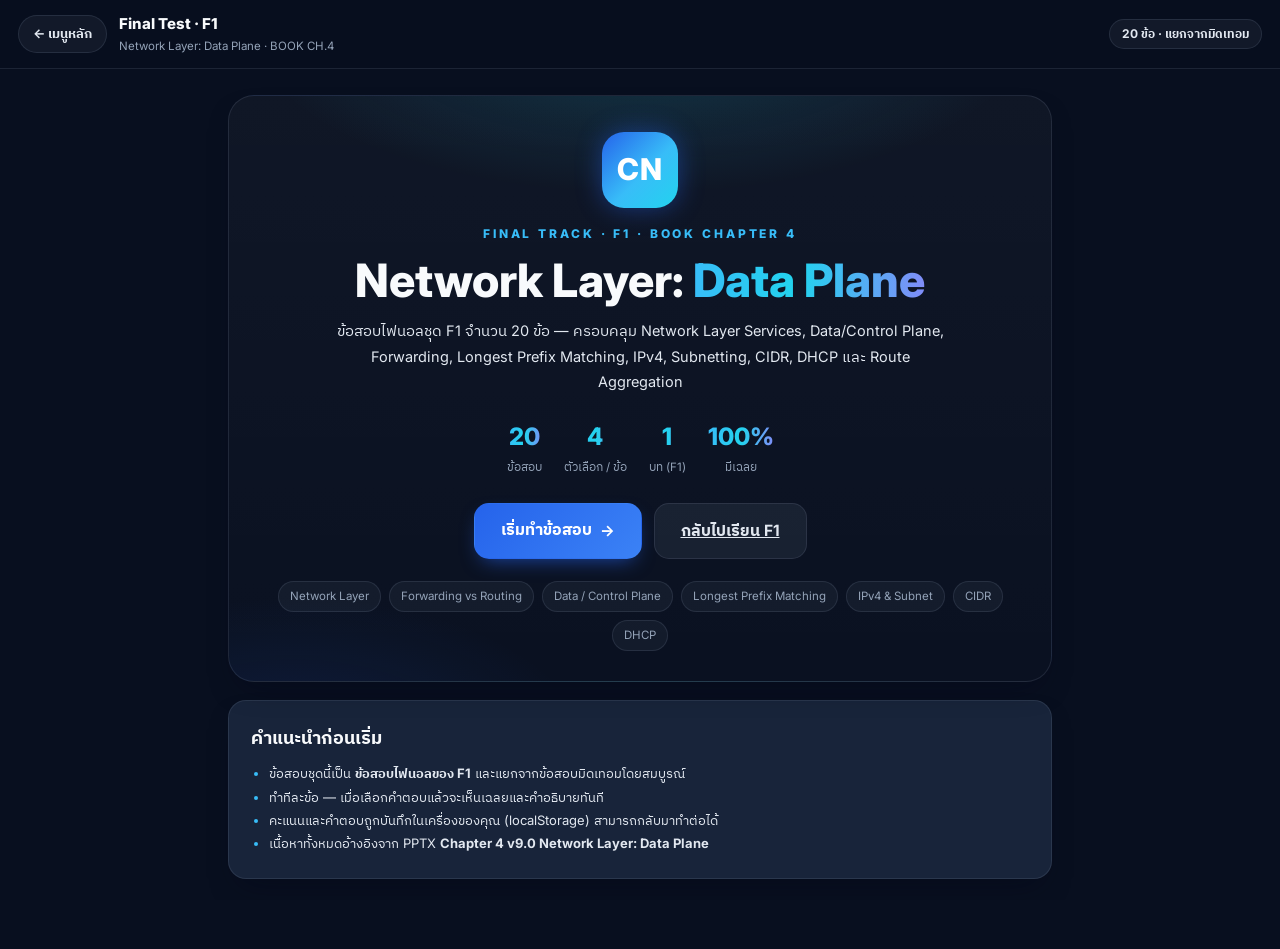
<file: final-test.html>
<!DOCTYPE html>
<html lang="th" data-theme="dark" class="no-js">
<head>
  <meta charset="UTF-8" />
  <meta name="viewport" content="width=device-width, initial-scale=1.0, viewport-fit=cover" />
  <meta name="description" content="Final Track Exam — F1 Network Layer: Data Plane · 20 ข้อ พร้อมเฉลย (แยกจากข้อสอบมิดเทอม)" />
  <title>CN · Final Test — F1 Network Layer: Data Plane</title>

  <link rel="stylesheet" href="styles.css" />
  <link rel="preconnect" href="https://fonts.googleapis.com" />
  <link rel="preconnect" href="https://fonts.gstatic.com" crossorigin />
  <link href="https://fonts.googleapis.com/css2?family=Inter:wght@400;500;600;700;800&family=IBM+Plex+Sans+Thai:wght@400;500;600;700&display=swap" rel="stylesheet" />

  <style>
    .ft-top {
      position: sticky; top: 0; z-index: 50;
      display: flex; align-items: center; gap: 12px;
      padding: 12px 18px;
      background: rgba(8, 15, 31, 0.9);
      backdrop-filter: blur(12px);
      border-bottom: 1px solid var(--border);
    }
    .ft-top-title { min-width: 0; }
    .ft-top-title b { display: block; font-size: 15px; font-weight: 800; white-space: nowrap; overflow: hidden; text-overflow: ellipsis; }
    .ft-top-title span { display: block; font-size: 11.5px; color: var(--text-3); }
    .ft-top .spacer { flex: 1; }
    .ft-top a.back-link {
      display: inline-flex; align-items: center; gap: 6px;
      font-size: 13px; font-weight: 700; color: var(--text-2);
      border: 1px solid var(--border); border-radius: 99px; padding: 7px 14px;
      background: rgba(148, 163, 184, 0.08); text-decoration: none;
      transition: border-color .2s, box-shadow .2s, color .2s;
    }
    .ft-top a.back-link:hover { color: var(--cyan); border-color: rgba(56, 189, 248, 0.5); box-shadow: var(--glow-blue); }

    .ft-wrap { max-width: 860px; margin: 0 auto; padding: 26px 18px 70px; }
    .ft-hero {
      position: relative; overflow: hidden; text-align: center;
      padding: 36px 24px 30px; border-radius: 26px;
      border: 1px solid var(--border);
      background:
        radial-gradient(560px 240px at 50% -70px, rgba(34, 211, 238, 0.18), transparent 70%),
        radial-gradient(420px 220px at 8% 112%, rgba(37, 99, 235, 0.14), transparent 70%),
        linear-gradient(180deg, rgba(255, 255, 255, 0.035), rgba(255, 255, 255, 0.012));
      box-shadow: var(--shadow-md);
    }
    .ft-hero .cn-logo { width: 76px; height: 76px; font-size: 30px; border-radius: 22px; margin: 0 auto 16px; box-shadow: var(--glow-primary); }
    .ft-kicker { font-size: 12px; font-weight: 800; letter-spacing: 0.24em; color: var(--cyan); text-transform: uppercase; }
    .ft-title { font-size: clamp(30px, 4.8vw, 46px); font-weight: 800; line-height: 1.15; margin-top: 10px; }
    .ft-sub { max-width: 620px; margin: 12px auto 0; color: var(--text-2); font-size: 14.5px; line-height: 1.75; }
    .ft-stats { display: flex; justify-content: center; gap: 22px; flex-wrap: wrap; margin-top: 22px; }
    .ft-stat b { display: block; font-size: 24px; font-weight: 800; background: linear-gradient(92deg, #38bdf8, #22d3ee, #818cf8); -webkit-background-clip: text; background-clip: text; color: transparent; }
    .ft-stat span { display: block; font-size: 11.5px; color: var(--text-3); margin-top: 2px; }
    .ft-actions { display: flex; justify-content: center; gap: 12px; flex-wrap: wrap; margin-top: 26px; }
    .ft-cover { display: flex; flex-wrap: wrap; justify-content: center; gap: 8px; margin-top: 22px; }
    .ft-cover span { font-size: 11.5px; padding: 5px 11px; border-radius: 99px; border: 1px solid var(--border); background: rgba(148, 163, 184, 0.07); color: var(--text-3); }

    .ft-panel { margin-top: 18px; padding: 22px; border: 1px solid var(--border); border-radius: 18px; background: var(--card); box-shadow: var(--shadow-md); }
    .ft-panel h2 { font-size: 18px; font-weight: 800; margin-bottom: 8px; }
    .ft-panel p { font-size: 13.5px; color: var(--text-3); line-height: 1.7; }
    .ft-list { margin: 10px 0 0; padding-left: 18px; color: var(--text-2); font-size: 13px; line-height: 1.8; }
    .ft-list li::marker { color: var(--cyan); }

    .ft-bar-row { display: flex; align-items: center; gap: 12px; margin-bottom: 16px; }
    .ft-bar-row .progress-track { flex: 1; }
    .ft-bar-row span { font-size: 12px; color: var(--text-3); white-space: nowrap; }
    .ft-qcard { padding: 26px; border: 1px solid var(--border); border-radius: 20px; background: var(--card); box-shadow: var(--shadow-md); }
    .ft-qmeta { display: flex; align-items: center; justify-content: space-between; gap: 10px; flex-wrap: wrap; margin-bottom: 14px; }
    .ft-q { font-size: 19px; line-height: 1.55; font-weight: 700; margin-bottom: 18px; }
    .ft-options { display: flex; flex-direction: column; gap: 10px; }
    .ft-explanation { margin-top: 18px; padding: 13px 15px; border-radius: 14px; border: 1px solid rgba(56, 189, 248, 0.3); background: rgba(56, 189, 248, 0.08); color: var(--text-2); font-size: 13.5px; line-height: 1.7; }
    .ft-nav { display: flex; align-items: center; gap: 10px; flex-wrap: wrap; margin-top: 18px; }

    .ft-result { text-align: center; padding: 34px 24px; border: 1px solid var(--border); border-radius: 22px; background: var(--card); box-shadow: var(--shadow-md); }
    .ft-result .score-ring { margin: 0 auto; }
    .ft-result-msg { margin-top: 14px; font-size: 16px; font-weight: 700; }
    .ft-review { margin-top: 22px; text-align: left; display: flex; flex-direction: column; gap: 10px; }
    .ft-review-item { padding: 13px 15px; border: 1px solid rgba(239, 68, 68, 0.28); border-radius: 13px; background: rgba(239, 68, 68, 0.06); }
    .ft-review-item b { font-size: 13px; }
    .ft-review-item p { margin-top: 4px; font-size: 12.5px; color: var(--text-3); line-height: 1.65; }
    .ft-review-item .ok { color: #86efac; font-weight: 700; }

    .hidden { display: none !important; }
    @media (max-width: 560px) {
      .ft-top .chip { display: none; }
      .ft-qcard { padding: 20px 16px; }
      .ft-hero { padding: 28px 16px 24px; }
    }
  </style>
</head>
<body data-page="final-test">

<header class="ft-top">
  <a class="back-link" href="index.html">← เมนูหลัก</a>
  <div class="ft-top-title">
    <b>Final Test · F1</b>
    <span>Network Layer: Data Plane · BOOK CH.4</span>
  </div>
  <div class="spacer"></div>
  <span class="chip">20 ข้อ · แยกจากมิดเทอม</span>
</header>

<main class="ft-wrap">

  <!-- ================= INTRO ================= -->
  <section id="ftIntro">
    <div class="ft-hero">
      <div class="cn-logo">CN</div>
      <p class="ft-kicker">FINAL TRACK · F1 · BOOK CHAPTER 4</p>
      <h1 class="ft-title">Network Layer: <span class="grad-text">Data Plane</span></h1>
      <p class="ft-sub">ข้อสอบไฟนอลชุด F1 จำนวน 20 ข้อ — ครอบคลุม Network Layer Services, Data/Control Plane, Forwarding, Longest Prefix Matching, IPv4, Subnetting, CIDR, DHCP และ Route Aggregation</p>
      <div class="ft-stats">
        <div class="ft-stat"><b>20</b><span>ข้อสอบ</span></div>
        <div class="ft-stat"><b>4</b><span>ตัวเลือก / ข้อ</span></div>
        <div class="ft-stat"><b>1</b><span>บท (F1)</span></div>
        <div class="ft-stat"><b>100%</b><span>มีเฉลย</span></div>
      </div>
      <div class="ft-actions">
        <button class="btn btn-primary btn-lg" id="ftStartBtn">เริ่มทำข้อสอบ <span aria-hidden="true">→</span></button>
        <a class="btn btn-ghost btn-lg" href="final-ch4-data-plane.html">กลับไปเรียน F1</a>
      </div>
      <div class="ft-cover">
        <span>Network Layer</span><span>Forwarding vs Routing</span><span>Data / Control Plane</span>
        <span>Longest Prefix Matching</span><span>IPv4 &amp; Subnet</span><span>CIDR</span><span>DHCP</span>
      </div>
    </div>

    <div class="ft-panel">
      <h2>คำแนะนำก่อนเริ่ม</h2>
      <ul class="ft-list">
        <li>ข้อสอบชุดนี้เป็น <b>ข้อสอบไฟนอลของ F1</b> และแยกจากข้อสอบมิดเทอมโดยสมบูรณ์</li>
        <li>ทำทีละข้อ — เมื่อเลือกคำตอบแล้วจะเห็นเฉลยและคำอธิบายทันที</li>
        <li>คะแนนและคำตอบถูกบันทึกในเครื่องของคุณ (localStorage) สามารถกลับมาทำต่อได้</li>
        <li>เนื้อหาทั้งหมดอ้างอิงจาก PPTX <b>Chapter 4 v9.0 Network Layer: Data Plane</b></li>
      </ul>
    </div>
  </section>

  <!-- ================= EXAM ================= -->
  <section id="ftExam" class="hidden">
    <div class="ft-bar-row">
      <div class="progress-track"><div class="progress-fill" id="ftProgressFill"></div></div>
      <span id="ftProgressText">1 / 20</span>
    </div>
    <div class="ft-qcard" id="ftQuestionCard"></div>
  </section>

  <!-- ================= RESULT ================= -->
  <section id="ftResult" class="hidden">
    <div class="ft-result">
      <div class="score-ring">
        <svg width="150" height="150" viewBox="0 0 150 150">
          <defs>
            <linearGradient id="ringGrad" x1="0" y1="0" x2="1" y2="1">
              <stop offset="0%" stop-color="#2563eb"/><stop offset="100%" stop-color="#22d3ee"/>
            </linearGradient>
          </defs>
          <circle class="ring-bg" cx="75" cy="75" r="62" fill="none" stroke-width="12"/>
          <circle class="ring-fill" id="ftRing" cx="75" cy="75" r="62" fill="none" stroke-width="12" stroke-linecap="round" stroke="url(#ringGrad)"/>
        </svg>
        <div class="ring-num" id="ftScoreNum">0/20</div>
      </div>
      <p class="ft-result-msg" id="ftResultMsg">—</p>
      <p class="text-3" style="font-size:13px;margin-top:6px" id="ftBestText">—</p>
      <div class="ft-actions">
        <button class="btn btn-ghost" id="ftRetryBtn">ทำใหม่ทั้งชุด</button>
        <a class="btn btn-primary" href="final-ch4-data-plane.html">กลับไปเรียน F1</a>
      </div>
      <div class="ft-review" id="ftReview"></div>
    </div>
  </section>

</main>

<script src="data.js"></script>
<script>
(function () {
  "use strict";
  var QS = (window.DATA && window.DATA.ch5 && window.DATA.ch5.exam) || [];
  var KEY = "cn_final_exam_f1";
  // สลับลำดับตัวเลือกของ F1 ใหม่ (เดิมเฉลยวน 1,2,3,4) → คำตอบ index ที่บันทึกไว้เดิมใช้ไม่ได้
  (function migrateOptionOrder() {
    try {
      if (localStorage.getItem("cn_option_order_final_v1")) return;
      localStorage.removeItem(KEY);
      localStorage.setItem("cn_option_order_final_v1", "true");
    } catch (e) {}
  })();
  var st = load();
  var qi = 0;

  function load() {
    try {
      var raw = localStorage.getItem(KEY);
      if (raw) {
        var o = JSON.parse(raw);
        return { answers: o.answers || {}, best: (typeof o.best === "number" ? o.best : null) };
      }
    } catch (e) {}
    return { answers: {}, best: null };
  }
  function save() {
    try { localStorage.setItem(KEY, JSON.stringify(st)); } catch (e) {}
  }
  function firstUnanswered() {
    for (var i = 0; i < QS.length; i++) { if (st.answers[i] === undefined) return i; }
    return QS.length;
  }
  function allAnswered() {
    return QS.every(function (_, i) { return st.answers[i] !== undefined; });
  }
  function score() {
    var sc = 0;
    QS.forEach(function (q, i) { if (st.answers[i] === q.correct) sc++; });
    return sc;
  }
  function show(id) {
    ["ftIntro", "ftExam", "ftResult"].forEach(function (x) {
      var el = document.getElementById(x);
      if (el) el.classList.toggle("hidden", x !== id);
    });
    window.scrollTo({ top: 0, behavior: "smooth" });
  }

  function start() {
    if (allAnswered()) { renderResult(); return; }
    qi = firstUnanswered();
    show("ftExam");
    renderQuestion();
  }

  function renderQuestion() {
    var q = QS[qi];
    if (!q) { renderResult(); return; }
    var chosen = st.answers[qi];
    var answered = chosen !== undefined;
    var pct = Math.round(((qi + 1) / QS.length) * 100);
    document.getElementById("ftProgressFill").style.width = pct + "%";
    document.getElementById("ftProgressText").textContent = (qi + 1) + " / " + QS.length;

    var opts = q.options.map(function (o, oi) {
      var cls = "quiz-option";
      if (answered) {
        cls += " locked";
        if (oi === q.correct) cls += " correct";
        else if (oi === chosen) cls += " incorrect";
      }
      return '<button class="' + cls + '" data-opt="' + oi + '"' + (answered ? " disabled" : "") + ">" +
        '<span class="opt-key">' + "ABCD"[oi] + "</span><span>" + esc(o) + "</span></button>";
    }).join("");

    var card = document.getElementById("ftQuestionCard");
    card.innerHTML =
      '<div class="ft-qmeta">' +
        '<span class="chip">ข้อที่ ' + (qi + 1) + " / " + QS.length + " · F1 · BOOK CH.4</span>" +
        '<span class="chip" style="border-color:rgba(56,189,248,.4)">คะแนนตอนนี้: ' + score() + " / " + QS.length + "</span>" +
      "</div>" +
      '<h2 class="ft-q">' + esc(q.q) + "</h2>" +
      '<div class="ft-options">' + opts + "</div>" +
      (answered
        ? '<div class="ft-explanation">' + (chosen === q.correct ? "✅ ถูกต้อง! " : "❌ ยังไม่ถูกนะ ") + "💡 " + esc(q.explain) + "</div>" +
          '<div class="ft-nav">' +
          (qi < QS.length - 1
            ? '<button class="btn btn-primary" id="ftNextBtn">ข้อถัดไป →</button>'
            : '<button class="btn btn-primary" id="ftFinishBtn">ดูผลลัพธ์ 🏁</button>') +
          "</div>"
        : '<div class="ft-explanation" style="border-color:rgba(129,140,248,.3);background:rgba(129,140,248,.07)">💡 เลือกคำตอบที่ถูกที่สุด — หลังตอบแล้วจะเห็นเฉลยทันที</div>');

    card.querySelectorAll(".quiz-option").forEach(function (b) {
      b.addEventListener("click", function () {
        var oi = parseInt(b.dataset.opt, 10);
        if (st.answers[qi] !== undefined) return;
        st.answers[qi] = oi;
        save();
        renderQuestion();
      });
    });
    var n = document.getElementById("ftNextBtn");
    if (n) n.addEventListener("click", function () { qi++; renderQuestion(); });
    var f = document.getElementById("ftFinishBtn");
    if (f) f.addEventListener("click", renderResult);
  }

  function renderResult() {
    show("ftResult");
    var sc = score();
    var pct = Math.round((sc / QS.length) * 100);
    var msg = sc === QS.length ? "Perfect! คะแนนเต็ม 20/20 🏆"
      : sc >= QS.length - 2 ? "Excellent! เกือบเต็มแล้ว 💪"
      : sc >= Math.ceil(QS.length / 2) ? "Good job! ทบทวนอีกนิดก็เพอร์เฟกต์ ✨"
      : "ยังไม่ผ่าน — กลับไปทบทวน F1 แล้วลองใหม่นะ 📚";
    if (st.best === null || sc > st.best) { st.best = sc; save(); }
    var ring = 2 * Math.PI * 62;
    var offset = ring - (sc / QS.length) * ring;
    var rf = document.getElementById("ftRing");
    rf.setAttribute("stroke-dasharray", ring);
    rf.setAttribute("stroke-dashoffset", ring);
    setTimeout(function () { rf.style.transition = "stroke-dashoffset 1s cubic-bezier(.22,.61,.36,1)"; rf.setAttribute("stroke-dashoffset", offset); }, 100);
    document.getElementById("ftScoreNum").textContent = sc + "/" + QS.length;
    document.getElementById("ftResultMsg").textContent = pct + "% · " + msg;
    document.getElementById("ftBestText").textContent = "คะแนนดีที่สุด: " + st.best + "/" + QS.length;

    var wrong = [];
    QS.forEach(function (q, i) {
      if (st.answers[i] !== q.correct) {
        wrong.push('<div class="ft-review-item"><b>ข้อ ' + (i + 1) + ": " + esc(q.q) + "</b>" +
          '<p>คำตอบของคุณ: ' + esc(q.options[st.answers[i]] || "—") + "</p>" +
          '<p class="ok">คำตอบที่ถูก: ' + esc(q.options[q.correct]) + "</p>" +
          "<p>💡 " + esc(q.explain) + "</p></div>");
      }
    });
    document.getElementById("ftReview").innerHTML = wrong.length
      ? '<p class="text-3" style="font-size:12.5px;margin-top:8px">ทบทวนข้อที่ยังไม่ถูก (' + wrong.length + " ข้อ)</p>" + wrong.join("")
      : '<p class="text-3" style="font-size:12.5px;margin-top:8px">ตอบถูกทุกข้อ — ไม่มีข้อที่ต้องทบทวน 🎉</p>';
  }

  function esc(s) {
    return String(s).replace(/&/g, "&amp;").replace(/</g, "&lt;").replace(/>/g, "&gt;").replace(/"/g, "&quot;");
  }

  document.getElementById("ftStartBtn").addEventListener("click", start);
  document.getElementById("ftRetryBtn").addEventListener("click", function () {
    st.answers = {};
    st.best = st.best;
    save();
    qi = 0;
    show("ftExam");
    renderQuestion();
  });

  /* ถ้าเคยตอบครบแล้ว ให้เริ่มที่ผลลัพธ์ทันที */
  if (allAnswered()) renderResult();
})();
</script>
</body>
</html>
</file>
<file: styles.css>
/* ==========================================================================
   CN — Fundamentals of Computer Network · Interactive Digital Textbook
   Design system: dark navy educational presentation (light theme optional)
   ========================================================================== */

/* ---------- Theme tokens ---------- */
:root,
html[data-theme="dark"] {
  --bg: #080f1f;
  --bg-soft: #0b1526;
  --sidebar: #0f1b30;
  --slide: #141f33;
  --card: #18243a;
  --card-2: #1d2b45;
  --card-3: #22304d;
  --border: rgba(148, 163, 184, 0.15);
  --border-strong: rgba(148, 163, 184, 0.3);
  --text: #f8fafc;
  --text-2: #e2e8f0;
  --text-3: #94a3b8;
  --muted: #64748b;
  --primary: #2563eb;
  --primary-2: #3b82f6;
  --cyan: #38bdf8;
  --accent: #22d3ee;
  --indigo: #818cf8;
  --purple: #a78bfa;
  --success: #22c55e;
  --warning: #f59e0b;
  --danger: #ef4444;
  --pink: #f472b6;
  --shadow-lg: 0 24px 48px -12px rgba(2, 6, 23, 0.6);
  --shadow-md: 0 14px 30px -14px rgba(2, 6, 23, 0.55);
  --glow-blue: 0 0 24px rgba(56, 189, 248, 0.35);
  --glow-primary: 0 0 26px rgba(37, 99, 235, 0.45);
  --header-h: 60px;
  --sidebar-w: 330px;
  --bottombar-h: 64px;
  --font: "Inter", "IBM Plex Sans Thai", system-ui, -apple-system, "Segoe UI", sans-serif;
}

html[data-theme="light"] {
  --bg: #e9eef7;
  --bg-soft: #e2e9f4;
  --sidebar: #ffffff;
  --slide: #ffffff;
  --card: #f4f7fd;
  --card-2: #ffffff;
  --card-3: #e9eef8;
  --border: rgba(15, 23, 42, 0.12);
  --border-strong: rgba(15, 23, 42, 0.24);
  --text: #0f172a;
  --text-2: #1e293b;
  --text-3: #475569;
  --muted: #64748b;
  --shadow-lg: 0 24px 48px -14px rgba(15, 23, 42, 0.2);
  --shadow-md: 0 14px 30px -16px rgba(15, 23, 42, 0.18);
  --glow-blue: 0 0 22px rgba(56, 189, 248, 0.35);
  --glow-primary: 0 0 22px rgba(37, 99, 235, 0.3);
}

/* ---------- Reset ---------- */
*,
*::before,
*::after { box-sizing: border-box; }

html, body {
  margin: 0;
  padding: 0;
  height: 100%;
  overflow-x: hidden;
}

body {
  font-family: var(--font);
  background: var(--bg);
  color: var(--text);
  font-size: 16px;
  line-height: 1.65;
  -webkit-font-smoothing: antialiased;
  text-rendering: optimizeLegibility;
}

img, svg, video, canvas { max-width: 100%; display: block; }
.visual-box > svg { width: 100%; height: auto; max-width: 640px; margin-left: auto; margin-right: auto; }

/* MUX/DEMUX mobile vertical version (chapter4 slide 3) */
.mux-mobile { display: none; }
.mux-chip {
  padding: 8px 12px;
  border-radius: 10px;
  background: var(--card-2);
  border: 1px solid var(--border);
  font-size: 12px;
  font-weight: 700;
  color: var(--text-2);
}
.mux-core {
  padding: 10px 22px;
  border-radius: 12px;
  background: #141f33;
  border: 1px solid var(--border);
  font-size: 13.5px;
  font-weight: 700;
  color: #e2e8f0;
  text-align: center;
}
.mux-mobile .mux-arrow { margin: 2px 0; }
.mux-mobile { flex-direction: column; align-items: center; gap: 8px; padding: 18px 4px 4px; }

/* MUX/DEMUX mobile animations — chips fly in one-by-one, arrows bob, cores glow */
@keyframes muxChipIn {
  from { opacity: 0; transform: translateY(10px) scale(0.9); }
  to   { opacity: 1; transform: none; }
}
.slide-view.active .mux-mobile .mux-chip {
  animation: muxChipIn 0.4s cubic-bezier(0.22, 0.61, 0.36, 1) backwards;
}
.slide-view.active .mux-mobile .mux-chip:nth-child(1) { animation-delay: 0.1s; }
.slide-view.active .mux-mobile .mux-chip:nth-child(2) { animation-delay: 0.18s; }
.slide-view.active .mux-mobile .mux-chip:nth-child(3) { animation-delay: 0.26s; }
@keyframes muxGlow {
  0%, 100% { box-shadow: 0 0 0 rgba(56, 189, 248, 0); }
  50% { box-shadow: 0 0 16px rgba(56, 189, 248, 0.25); }
}
.mux-mobile .mux-core { animation: muxGlow 2.8s ease-in-out infinite; }
.mux-mobile .mux-arrow { animation: arrowBob 1.6s ease-in-out infinite; }
button { font-family: inherit; cursor: pointer; }
input, textarea, select { font-family: inherit; }
h1, h2, h3, h4, p { margin: 0; }

/* Focus visibility (accessibility) */
:focus-visible {
  outline: 2px solid var(--accent);
  outline-offset: 2px;
  border-radius: 6px;
}

::selection { background: rgba(56, 189, 248, 0.35); color: var(--text); }

/* ---------- Thin scrollbars ---------- */
* { scrollbar-width: thin; scrollbar-color: rgba(148, 163, 184, 0.35) transparent; }
*::-webkit-scrollbar { width: 7px; height: 7px; }
*::-webkit-scrollbar-track { background: transparent; }
*::-webkit-scrollbar-thumb { background: rgba(148, 163, 184, 0.28); border-radius: 99px; }
*::-webkit-scrollbar-thumb:hover { background: rgba(148, 163, 184, 0.5); }

/* ==========================================================================
   App shell
   ========================================================================== */
#app {
  height: 100vh;
  height: 100dvh;
  display: flex;
  flex-direction: column;
  background:
    radial-gradient(1100px 500px at 85% -10%, rgba(37, 99, 235, 0.12), transparent 60%),
    radial-gradient(900px 420px at -10% 110%, rgba(34, 211, 238, 0.07), transparent 60%),
    var(--bg);
}

.shell {
  flex: 1;
  min-height: 0;
  display: flex;
  position: relative;
  height: calc(100vh - var(--header-h));
  height: calc(100dvh - var(--header-h));
}

/* ---------- Top header ---------- */
#topbar {
  height: var(--header-h);
  flex-shrink: 0;
  display: flex;
  align-items: center;
  gap: 14px;
  padding: 0 18px;
  background: rgba(9, 16, 32, 0.85);
  border-bottom: 1px solid var(--border);
  backdrop-filter: blur(10px);
  z-index: 40;
  position: relative;
}
html[data-theme="light"] #topbar { background: rgba(255, 255, 255, 0.88); }

.brand { display: flex; align-items: center; gap: 12px; min-width: 0; }

.cn-logo {
  width: 44px;
  height: 44px;
  flex-shrink: 0;
  border-radius: 14px;
  display: grid;
  place-items: center;
  background: linear-gradient(135deg, #2563eb 0%, #38bdf8 55%, #22d3ee 100%);
  color: #fff;
  font-weight: 800;
  font-size: 17px;
  letter-spacing: 0.04em;
  box-shadow: var(--glow-primary), inset 0 1px 0 rgba(255, 255, 255, 0.35);
}
.cn-logo.small { width: 36px; height: 36px; font-size: 14px; border-radius: 11px; }

.brand-titles { min-width: 0; }
.brand-titles h1 {
  font-size: 15px;
  font-weight: 700;
  letter-spacing: 0.01em;
  white-space: nowrap;
  overflow: hidden;
  text-overflow: ellipsis;
}
.brand-titles p {
  font-size: 11.5px;
  color: var(--text-3);
  white-space: nowrap;
  overflow: hidden;
  text-overflow: ellipsis;
  letter-spacing: 0.02em;
}

.topbar-right {
  margin-left: auto;
  display: flex;
  align-items: center;
  gap: 10px;
  min-width: 0;
}

/* Mode switch */
.mode-switch {
  display: flex;
  background: rgba(148, 163, 184, 0.12);
  border: 1px solid var(--border);
  border-radius: 12px;
  padding: 3px;
  gap: 2px;
}
.mode-switch button {
  border: 0;
  background: transparent;
  color: var(--text-3);
  font-size: 12px;
  font-weight: 700;
  letter-spacing: 0.08em;
  padding: 6px 12px;
  border-radius: 9px;
  transition: all 0.2s ease;
}
.mode-switch button.active {
  background: linear-gradient(135deg, #2563eb, #3b82f6);
  color: #fff;
  box-shadow: var(--glow-primary);
}

/* Icon buttons */
.icon-btn {
  width: 40px;
  height: 40px;
  flex-shrink: 0;
  display: inline-grid;
  place-items: center;
  border-radius: 12px;
  border: 1px solid var(--border);
  background: rgba(148, 163, 184, 0.08);
  color: var(--text-2);
  transition: border-color 0.2s, transform 0.15s, box-shadow 0.2s, background 0.2s;
}
.icon-btn:hover {
  border-color: rgba(56, 189, 248, 0.6);
  box-shadow: var(--glow-blue);
  transform: translateY(-1px);
}
.icon-btn:active { transform: translateY(0) scale(0.96); }
.icon-btn svg { width: 19px; height: 19px; }

/* Progress in header */
.header-progress {
  display: flex;
  align-items: center;
  gap: 10px;
}
.progress-track {
  width: 150px;
  height: 6px;
  border-radius: 99px;
  background: rgba(148, 163, 184, 0.15);
  overflow: hidden;
}
.progress-fill {
  height: 100%;
  border-radius: 99px;
  background: linear-gradient(90deg, #2563eb, #38bdf8, #22d3ee);
  width: 0%;
  transition: width 0.5s cubic-bezier(0.22, 0.61, 0.36, 1);
  box-shadow: var(--glow-blue);
}
.progress-count {
  font-size: 13px;
  font-weight: 700;
  color: var(--text-2);
  white-space: nowrap;
  font-variant-numeric: tabular-nums;
}

/* ---------- Sidebar ---------- */
#sidebar {
  width: var(--sidebar-w);
  flex-shrink: 0;
  background: var(--sidebar);
  border-right: 1px solid var(--border);
  display: flex;
  flex-direction: column;
  min-height: 0;
  z-index: 30;
}
.sidebar-head {
  padding: 16px 18px 12px;
  border-bottom: 1px solid var(--border);
  display: flex;
  align-items: flex-start;
  gap: 10px;
}
.sidebar-head-title { flex: 1; min-width: 0; }
.sidebar-close { display: none; }
.sidebar-head h2 {
  font-size: 15px;
  font-weight: 800;
  letter-spacing: 0.02em;
}
.sidebar-head p { font-size: 12px; color: var(--text-3); margin-top: 2px; }

.sidebar-info {
  margin: 14px 16px 6px;
  padding: 10px 12px;
  font-size: 12px;
  color: var(--text-3);
  background: rgba(56, 189, 248, 0.07);
  border: 1px dashed rgba(56, 189, 248, 0.35);
  border-radius: 12px;
  display: flex;
  gap: 8px;
  align-items: flex-start;
}
.sidebar-info svg { width: 15px; height: 15px; flex-shrink: 0; margin-top: 1px; color: var(--cyan); }

.sidebar-nav {
  flex: 1;
  min-height: 0;
  overflow-y: auto;
  padding: 8px 12px 16px;
}

.sidebar-section-label {
  font-size: 10.5px;
  font-weight: 800;
  letter-spacing: 0.14em;
  color: var(--muted);
  padding: 16px 8px 6px;
}
.sidebar-section-label:first-child { padding-top: 6px; }

.sidebar-item {
  display: flex;
  align-items: center;
  gap: 10px;
  width: 100%;
  text-align: left;
  padding: 9px 10px;
  border-radius: 12px;
  border: 1px solid transparent;
  background: transparent;
  color: var(--text-2);
  font-size: 13.5px;
  font-weight: 500;
  transition: background 0.18s, border-color 0.18s, transform 0.15s;
  margin-bottom: 2px;
}
.sidebar-item:hover { background: rgba(148, 163, 184, 0.09); }
.sidebar-item .num {
  width: 26px;
  height: 26px;
  flex-shrink: 0;
  border-radius: 8px;
  display: grid;
  place-items: center;
  font-size: 11.5px;
  font-weight: 700;
  background: rgba(148, 163, 184, 0.12);
  color: var(--text-3);
  transition: all 0.2s;
  font-variant-numeric: tabular-nums;
}
.sidebar-item .label { flex: 1; min-width: 0; overflow: hidden; text-overflow: ellipsis; white-space: nowrap; }
.sidebar-item .status { flex-shrink: 0; color: var(--muted); display: inline-flex; }
.sidebar-item .status svg { width: 15px; height: 15px; }
.sidebar-item .status.done { color: var(--success); }

.sidebar-item.active {
  background: linear-gradient(90deg, #eff6ff, #dbeafe);
  border-color: rgba(59, 130, 246, 0.5);
  color: #0f172a;
  box-shadow: 0 4px 16px -6px rgba(37, 99, 235, 0.5);
}
.sidebar-item.active .num { background: #2563eb; color: #fff; box-shadow: 0 0 10px rgba(59, 130, 246, 0.7); }
.sidebar-item.active .status { color: #2563eb; }
html[data-theme="light"] .sidebar-item.active {
  background: linear-gradient(90deg, #eff6ff, #dbeafe);
  color: #0f172a;
}

/* Sidebar progress footer */
.sidebar-foot {
  padding: 12px 16px 14px;
  border-top: 1px solid var(--border);
}
.sidebar-foot .sf-top { display: flex; justify-content: space-between; font-size: 12px; color: var(--text-3); margin-bottom: 7px; }
.sidebar-foot .sf-top b { color: var(--text-2); font-variant-numeric: tabular-nums; }
.sidebar-foot .progress-track { width: 100%; height: 7px; }

/* ---------- Stage / slide area ---------- */
.stage {
  flex: 1;
  min-width: 0;
  min-height: 0;
  display: flex;
  flex-direction: column;
  position: relative;
}

.slide-viewport {
  flex: 1;
  min-height: 0;
  position: relative;
  overflow: hidden;
  background:
    radial-gradient(800px 420px at 50% -10%, rgba(37, 99, 235, 0.09), transparent 60%),
    var(--bg-soft);
}

/* Slide views */
.slide-view {
  position: absolute;
  inset: 0;
  opacity: 0;
  transform: translateX(56px) scale(0.99);
  transition: opacity 0.26s ease, transform 0.38s cubic-bezier(0.22, 0.61, 0.36, 1);
  pointer-events: none;
  overflow-y: auto;
  overflow-x: hidden;
}
.slide-view.exit-left { opacity: 0; transform: translateX(-56px) scale(0.99); }
.slide-view.exit-right { opacity: 0; transform: translateX(56px) scale(0.99); }
.slide-view.enter-left { transform: translateX(-56px) scale(0.99); }
.slide-view.active { opacity: 1; transform: none; pointer-events: auto; }

/* Fallback: ถ้า JavaScript ไม่ทำงาน/ถูกบล็อก ให้แสดงสไลด์แรกแทนหน้าว่าง */
html.no-js .slide-view { position: relative; opacity: 1; transform: none; pointer-events: auto; }
html.no-js .slide-view:not(:first-child) { display: none; }
html.no-js #app { height: auto; }
html.no-js .slide-viewport { overflow: visible; height: auto; }

.slide-inner {
  max-width: 1060px;
  margin: 0 auto;
  padding: 40px 52px 56px;
}

/* Slide title block */
.slide-eyebrow {
  display: inline-flex;
  align-items: center;
  gap: 8px;
  font-size: 11.5px;
  font-weight: 800;
  letter-spacing: 0.18em;
  color: var(--cyan);
  text-transform: uppercase;
  margin-bottom: 14px;
}
.slide-eyebrow::before {
  content: "";
  width: 22px;
  height: 2px;
  border-radius: 2px;
  background: linear-gradient(90deg, #2563eb, #22d3ee);
}
.slide-title {
  font-size: clamp(26px, 3.4vw, 40px);
  line-height: 1.18;
  font-weight: 800;
  letter-spacing: -0.01em;
  color: var(--text);
  margin-bottom: 10px;
}
.slide-subtitle {
  font-size: 16px;
  color: var(--text-3);
  max-width: 720px;
  line-height: 1.7;
}
.grad-text {
  background: linear-gradient(92deg, #38bdf8 0%, #22d3ee 45%, #818cf8 100%);
  -webkit-background-clip: text;
  background-clip: text;
  color: transparent;
}

/* ---------- Cards ---------- */
.card {
  background: var(--card);
  border: 1px solid var(--border);
  border-radius: 18px;
  box-shadow: var(--shadow-md);
  padding: 22px;
  transition: border-color 0.22s, transform 0.22s, box-shadow 0.22s;
}
.card.hoverable:hover {
  border-color: rgba(56, 189, 248, 0.55);
  transform: translateY(-2px);
  box-shadow: var(--shadow-lg), var(--glow-blue);
}

.card-title { font-size: 16px; font-weight: 700; margin-bottom: 6px; display: flex; align-items: center; gap: 8px; }
.card-text { font-size: 14.5px; color: var(--text-2); line-height: 1.7; }
.card-text.small { font-size: 13.5px; color: var(--text-3); }

.chip {
  display: inline-flex;
  align-items: center;
  gap: 6px;
  padding: 4px 12px;
  border-radius: 99px;
  font-size: 12px;
  font-weight: 700;
  border: 1px solid var(--border);
  background: rgba(148, 163, 184, 0.08);
  color: var(--text-2);
}

/* Info / tip boxes */
.tip-box {
  border-radius: 14px;
  padding: 14px 16px;
  font-size: 13.5px;
  line-height: 1.65;
  border: 1px solid;
  display: flex;
  gap: 10px;
  align-items: flex-start;
}
.tip-box svg { width: 18px; height: 18px; flex-shrink: 0; margin-top: 2px; }
.tip-box b { display: block; margin-bottom: 2px; }
.tip-remember { background: rgba(34, 211, 238, 0.08); border-color: rgba(34, 211, 238, 0.3); color: var(--text-2); }
.tip-remember svg { color: var(--accent); }
.tip-exam { background: rgba(245, 158, 11, 0.08); border-color: rgba(245, 158, 11, 0.3); color: var(--text-2); }
.tip-exam svg { color: var(--warning); }
.tip-note { background: rgba(129, 140, 248, 0.08); border-color: rgba(129, 140, 248, 0.3); color: var(--text-2); }
.tip-note svg { color: var(--indigo); }
.tip-success { background: rgba(34, 197, 94, 0.08); border-color: rgba(34, 197, 94, 0.3); color: var(--text-2); }
.tip-success svg { color: var(--success); }

/* ---------- Buttons ---------- */
.btn {
  display: inline-flex;
  align-items: center;
  justify-content: center;
  gap: 8px;
  padding: 11px 20px;
  border-radius: 13px;
  font-size: 14.5px;
  font-weight: 700;
  border: 1px solid transparent;
  transition: transform 0.15s, box-shadow 0.2s, background 0.2s, border-color 0.2s, opacity 0.2s;
  user-select: none;
}
.btn:active { transform: scale(0.97); }
.btn svg { width: 18px; height: 18px; }
.btn-primary {
  background: linear-gradient(135deg, #2563eb, #3b82f6);
  color: #fff;
  box-shadow: 0 8px 20px -8px rgba(37, 99, 235, 0.7);
}
.btn-primary:hover { background: linear-gradient(135deg, #3b82f6, #60a5fa); box-shadow: var(--glow-primary); transform: translateY(-1px); }
.btn-ghost {
  background: rgba(148, 163, 184, 0.1);
  border-color: var(--border);
  color: var(--text-2);
}
.btn-ghost:hover { border-color: rgba(56, 189, 248, 0.5); box-shadow: var(--glow-blue); transform: translateY(-1px); }
.btn-cyan {
  background: linear-gradient(135deg, #0e7490, #06b6d4);
  color: #fff;
  box-shadow: 0 8px 20px -8px rgba(6, 182, 212, 0.6);
}
.btn-cyan:hover { box-shadow: var(--glow-blue); transform: translateY(-1px); }
.btn:disabled { opacity: 0.4; pointer-events: none; }

/* ---------- Bottom bar ---------- */
.bottombar {
  flex-shrink: 0;
  min-height: var(--bottombar-h);
  display: flex;
  align-items: center;
  gap: 10px;
  padding: 10px 18px;
  background: rgba(9, 16, 32, 0.92);
  border-top: 1px solid var(--border);
  backdrop-filter: blur(10px);
  z-index: 35;
}
html[data-theme="light"] .bottombar { background: rgba(255, 255, 255, 0.94); }

.bb-nav-btn {
  display: inline-flex;
  align-items: center;
  gap: 8px;
  padding: 11px 18px;
  border-radius: 13px;
  font-size: 14px;
  font-weight: 700;
  border: 1px solid var(--border);
  transition: transform 0.15s, box-shadow 0.2s, background 0.2s, opacity 0.2s;
  background: rgba(148, 163, 184, 0.1);
  color: var(--text-2);
  min-height: 44px;
}
.bb-nav-btn:hover:not(:disabled) { border-color: rgba(56, 189, 248, 0.55); box-shadow: var(--glow-blue); transform: translateY(-1px); }
.bb-nav-btn:disabled { opacity: 0.35; pointer-events: none; }
.bb-nav-btn.next {
  background: linear-gradient(135deg, #2563eb, #3b82f6);
  border-color: transparent;
  color: #fff;
  box-shadow: 0 8px 20px -8px rgba(37, 99, 235, 0.75);
}
.bb-nav-btn.next:hover:not(:disabled) { background: linear-gradient(135deg, #3b82f6, #60a5fa); box-shadow: var(--glow-primary); }
.bb-nav-btn svg { width: 18px; height: 18px; }

.bb-center { margin: 0 auto; text-align: center; font-size: 12.5px; color: var(--text-3); }
.bb-center b { color: var(--text-2); font-variant-numeric: tabular-nums; }

.bb-tools { display: flex; align-items: center; gap: 6px; }
.bb-tools .icon-btn { width: 38px; height: 38px; }
.tool-label { font-size: 11px; color: var(--text-3); text-align: center; margin-top: 2px; }

/* ==========================================================================
   Components used across slides
   ========================================================================== */

/* Split layout: visual left / text right */
.split {
  display: grid;
  grid-template-columns: 1.05fr 0.95fr;
  gap: 26px;
  align-items: stretch;
}
.split.stack { grid-template-columns: 1fr; }

.visual-box {
  background: var(--card);
  border: 1px solid var(--border);
  border-radius: 20px;
  padding: 22px;
  display: flex;
  flex-direction: column;
  justify-content: center;
  position: relative;
  overflow: hidden;
}
.visual-box .vb-label {
  position: absolute;
  top: 14px;
  left: 16px;
  font-size: 10.5px;
  font-weight: 800;
  letter-spacing: 0.16em;
  color: var(--muted);
  text-transform: uppercase;
}

/* ลูกศรสวย ๆ (flow arrows) */
.arrow-badge {
  display: inline-flex;
  align-items: center;
  justify-content: center;
  gap: 6px;
  padding: 7px 12px;
  border-radius: 999px;
  background: rgba(56, 189, 248, 0.08);
  border: 1px solid rgba(56, 189, 248, 0.35);
  color: var(--cyan);
  font-size: 12px;
  font-weight: 800;
  letter-spacing: 0.02em;
  white-space: nowrap;
  flex-shrink: 0;
}
.arrow-badge i {
  width: 14px;
  height: 14px;
}

/* Node chips (diagram building blocks) */
.node {
  display: inline-flex;
  align-items: center;
  gap: 10px;
  padding: 12px 16px;
  border-radius: 14px;
  background: var(--card-2);
  border: 1px solid var(--border-strong);
  font-size: 14px;
  font-weight: 700;
  color: var(--text-2);
  box-shadow: var(--shadow-md);
}
.node .node-emoji { font-size: 22px; }
.node.pulse { animation: nodePulse 2.6s ease-in-out infinite; }

@keyframes nodePulse {
  0%, 100% { box-shadow: 0 0 0 0 rgba(56, 189, 248, 0); }
  50% { box-shadow: 0 0 0 7px rgba(56, 189, 248, 0.12); }
}

.arrow-down { text-align: center; color: var(--cyan); padding: 6px 0; animation: arrowBob 1.6s ease-in-out infinite; }
.arrow-down svg { width: 22px; height: 22px; }
@keyframes arrowBob { 0%, 100% { transform: translateY(0); opacity: 0.7; } 50% { transform: translateY(5px); opacity: 1; } }

/* Flow row: nodes left→right */
.flow-row { display: flex; align-items: center; justify-content: center; gap: 10px; flex-wrap: wrap; }
.flow-arrow { color: var(--accent); font-size: 20px; animation: arrowPulse 1.4s ease-in-out infinite; }
@keyframes arrowPulse { 0%, 100% { opacity: 0.55; transform: translateX(0); } 50% { opacity: 1; transform: translateX(3px); } }

/* Mini stat chips */
.stat-chips { display: flex; flex-wrap: wrap; gap: 10px; }
.stat-chip {
  display: flex;
  align-items: center;
  gap: 8px;
  padding: 10px 16px;
  border-radius: 14px;
  background: var(--card);
  border: 1px solid var(--border);
  font-size: 13.5px;
  font-weight: 600;
  color: var(--text-2);
}
.stat-chip svg { width: 17px; height: 17px; color: var(--cyan); }

/* Keyframe helpers */
@keyframes fadeUp { from { opacity: 0; transform: translateY(14px); } to { opacity: 1; transform: none; } }
.fade-up { animation: fadeUp 0.5s ease both; }

@keyframes floatY { 0%, 100% { transform: translateY(0); } 50% { transform: translateY(-9px); } }
.float-y { animation: floatY 4s ease-in-out infinite; }

@keyframes spin { to { transform: rotate(360deg); } }

/* ==========================================================================
   Staggered content entrance — elements rise in one-by-one when a slide
   becomes active. Uses `backwards` fill so hover transforms still work
   after the entrance finishes.
   ========================================================================== */
@keyframes slideContentIn {
  from { opacity: 0; transform: translateY(12px); }
  to   { opacity: 1; transform: none; }
}
.slide-view.active .slide-inner > * {
  animation: slideContentIn 0.38s cubic-bezier(0.22, 0.61, 0.36, 1) backwards;
}
.slide-view.active .slide-inner > *:nth-child(2) { animation-delay: 0.04s; }
.slide-view.active .slide-inner > *:nth-child(3) { animation-delay: 0.08s; }
.slide-view.active .slide-inner > *:nth-child(4) { animation-delay: 0.12s; }
.slide-view.active .slide-inner > *:nth-child(5) { animation-delay: 0.16s; }
.slide-view.active .slide-inner > *:nth-child(n+6) { animation-delay: 0.2s; }

/* Cheat-sheet items stagger too */
.slide-view.active .cheat-grid > * { animation: slideContentIn 0.32s cubic-bezier(0.22, 0.61, 0.36, 1) backwards; }
.slide-view.active .cheat-grid > *:nth-child(n+2) { animation-delay: 0.05s; }
.slide-view.active .cheat-grid > *:nth-child(n+3) { animation-delay: 0.1s; }
.slide-view.active .cheat-grid > *:nth-child(n+4) { animation-delay: 0.15s; }
.slide-view.active .cheat-grid > *:nth-child(n+5) { animation-delay: 0.2s; }
.slide-view.active .cheat-grid > *:nth-child(n+6) { animation-delay: 0.25s; }
.slide-view.active .cheat-grid > *:nth-child(n+7) { animation-delay: 0.3s; }
.slide-view.active .cheat-grid > *:nth-child(n+8) { animation-delay: 0.35s; }
.slide-view.active .cheat-grid > *:nth-child(n+9) { animation-delay: 0.4s; }
.slide-view.active .cheat-grid > *:nth-child(n+10) { animation-delay: 0.45s; }

/* JS-rendered port cards stagger in too */
.slide-view.active #portsGrid .card { animation: slideContentIn 0.32s cubic-bezier(0.22, 0.61, 0.36, 1) backwards; }
.slide-view.active #portsGrid .card:nth-child(n+2) { animation-delay: 0.05s; }
.slide-view.active #portsGrid .card:nth-child(n+3) { animation-delay: 0.1s; }
.slide-view.active #portsGrid .card:nth-child(n+4) { animation-delay: 0.15s; }

/* Gentle idle bobbing for card-title & tip icons (lucide replaces <i> with <svg>) */
@keyframes iconBob { 0%, 100% { transform: translateY(0); } 50% { transform: translateY(-2px); } }
.card-title svg[data-lucide], .tip-box svg[data-lucide] { animation: iconBob 3.4s ease-in-out infinite; }
.tip-box svg[data-lucide] { animation-duration: 2.8s; }

/* Moving packet dot (CSS offset-path fallback for simple cases) */
.packet-dot {
  width: 12px;
  height: 12px;
  border-radius: 50%;
  background: radial-gradient(circle at 35% 35%, #7dd3fc, #0ea5e9 60%, #2563eb);
  box-shadow: 0 0 12px rgba(56, 189, 248, 0.9);
}

/* ==========================================================================
   Interactive demo specifics
   ========================================================================== */

/* Cover network graph */
.net-svg-wrap { position: relative; }
.net-node {
  fill: #18243a;
  stroke: #38bdf8;
  stroke-width: 1.6;
  transition: all 0.25s;
}
html[data-theme="light"] .net-node { fill: #fff; }
.net-node.hub { fill: url(#hubGrad); stroke: #22d3ee; animation: hubPulse 2.4s ease-in-out infinite; transform-origin: center; transform-box: fill-box; }
.net-edge { stroke: rgba(148, 163, 184, 0.35); stroke-width: 1.4; }
.net-edge.hot { stroke: rgba(56, 189, 248, 0.85); }
.net-label { fill: #94a3b8; font-size: 11px; font-weight: 700; letter-spacing: 0.04em; }
@keyframes hubPulse {
  0%, 100% { filter: drop-shadow(0 0 0 rgba(34, 211, 238, 0)); }
  50% { filter: drop-shadow(0 0 7px rgba(34, 211, 238, 0.85)); }
}

/* Topology explorer — animated traffic flow */
.topo-packet {
  fill: #f59e0b;
  filter: drop-shadow(0 0 5px rgba(245, 158, 11, 0.95));
}
.net-node-ring {
  fill: none;
  stroke: #a78bfa;
  stroke-width: 2;
  stroke-dasharray: 5 4;
  animation: ringSpin 6s linear infinite;
  transform-origin: center;
  transform-box: fill-box;
}
@keyframes ringSpin { to { stroke-dashoffset: -108; } }
#topoVis {
  transition: opacity 0.24s ease, transform 0.32s cubic-bezier(0.22, 1, 0.36, 1);
}
#topoVis.topo-enter {
  opacity: 0;
  transform: translateY(8px) scale(0.97);
}

/* Status pill */
.status-pill {
  display: inline-flex;
  align-items: center;
  gap: 8px;
  padding: 8px 16px;
  border-radius: 99px;
  font-size: 13.5px;
  font-weight: 700;
  background: rgba(148, 163, 184, 0.1);
  border: 1px solid var(--border);
  color: var(--text-2);
  transition: all 0.25s;
}
.status-pill .dot { width: 9px; height: 9px; border-radius: 50%; background: var(--muted); }
.status-pill.sending { border-color: rgba(245, 158, 11, 0.5); color: var(--warning); }
.status-pill.sending .dot { background: var(--warning); animation: blink 0.8s ease-in-out infinite; }
.status-pill.routing { border-color: rgba(56, 189, 248, 0.6); color: var(--cyan); }
.status-pill.routing .dot { background: var(--cyan); animation: blink 0.8s ease-in-out infinite; }
.status-pill.delivered { border-color: rgba(34, 197, 94, 0.5); color: var(--success); }
.status-pill.delivered .dot { background: var(--success); }
@keyframes blink { 0%, 100% { opacity: 1; } 50% { opacity: 0.25; } }

/* Tabs (segmented) */
.tabs {
  display: flex;
  flex-wrap: wrap;
  gap: 8px;
  margin-bottom: 18px;
}
.tab-btn {
  padding: 9px 16px;
  border-radius: 12px;
  border: 1px solid var(--border);
  background: rgba(148, 163, 184, 0.08);
  color: var(--text-2);
  font-size: 13.5px;
  font-weight: 700;
  transition: all 0.2s;
}
.tab-btn:hover { border-color: rgba(56, 189, 248, 0.5); }
.tab-btn.active {
  background: linear-gradient(135deg, #2563eb, #3b82f6);
  border-color: transparent;
  color: #fff;
  box-shadow: var(--glow-primary);
}

/* Quiz */
.quiz-option {
  display: flex;
  align-items: flex-start;
  gap: 12px;
  width: 100%;
  text-align: left;
  padding: 14px 16px;
  border-radius: 14px;
  border: 1px solid var(--border);
  background: var(--card);
  color: var(--text-2);
  font-size: 14.5px;
  font-weight: 500;
  transition: all 0.2s;
}
.quiz-option:hover { border-color: rgba(56, 189, 248, 0.55); transform: translateX(2px); }
.quiz-option .opt-key {
  width: 28px;
  height: 28px;
  flex-shrink: 0;
  border-radius: 9px;
  display: grid;
  place-items: center;
  font-size: 13px;
  font-weight: 800;
  background: rgba(148, 163, 184, 0.14);
  color: var(--text-3);
  transition: all 0.2s;
}
.quiz-option.correct {
  border-color: rgba(34, 197, 94, 0.65);
  background: rgba(34, 197, 94, 0.1);
  box-shadow: 0 0 22px rgba(34, 197, 94, 0.22);
}
.quiz-option.correct .opt-key { background: var(--success); color: #fff; }
.quiz-option.incorrect {
  border-color: rgba(239, 68, 68, 0.65);
  background: rgba(239, 68, 68, 0.1);
  box-shadow: 0 0 22px rgba(239, 68, 68, 0.22);
}
.quiz-option.incorrect .opt-key { background: var(--danger); color: #fff; }
.quiz-option.locked { pointer-events: none; }

.quiz-explanation {
  border-radius: 14px;
  padding: 13px 15px;
  background: rgba(56, 189, 248, 0.08);
  border: 1px solid rgba(56, 189, 248, 0.3);
  font-size: 13.5px;
  color: var(--text-2);
  line-height: 1.65;
}

.score-ring { position: relative; width: 150px; height: 150px; }
.score-ring svg { transform: rotate(-90deg); }
.score-ring .ring-bg { stroke: rgba(148, 163, 184, 0.15); }
.score-ring .ring-fill { stroke: url(#ringGrad); transition: stroke-dashoffset 1s cubic-bezier(0.22, 0.61, 0.36, 1); }
.score-ring .ring-num {
  position: absolute;
  inset: 0;
  display: grid;
  place-items: center;
  font-size: 34px;
  font-weight: 800;
}

/* Flashcards */
.flashcard-wrap { perspective: 1400px; }
.flashcard {
  position: relative;
  width: 100%;
  height: 300px;
  transform-style: preserve-3d;
  transition: transform 0.6s cubic-bezier(0.22, 0.61, 0.36, 1);
}
.flashcard.flipped { transform: rotateY(180deg); }
.flashcard-face {
  position: absolute;
  inset: 0;
  backface-visibility: hidden;
  -webkit-backface-visibility: hidden;
  border-radius: 22px;
  display: flex;
  flex-direction: column;
  align-items: center;
  justify-content: center;
  gap: 10px;
  padding: 28px;
  text-align: center;
}
.flashcard-front {
  background: linear-gradient(150deg, #1d2b45, #141f33);
  border: 1px solid rgba(56, 189, 248, 0.35);
  box-shadow: var(--shadow-lg), var(--glow-blue);
}
html[data-theme="light"] .flashcard-front { background: linear-gradient(150deg, #fff, #eef4ff); }
.flashcard-back {
  background: linear-gradient(150deg, #0e7490, #155e75);
  border: 1px solid rgba(34, 211, 238, 0.4);
  transform: rotateY(180deg);
  box-shadow: var(--shadow-lg), 0 0 26px rgba(34, 211, 238, 0.3);
  color: #e2e8f0;
}
.flashcard-front .fc-eyebrow { font-size: 11px; letter-spacing: 0.2em; color: var(--cyan); font-weight: 800; }
.flashcard-front .fc-q { font-size: clamp(18px, 2.4vw, 24px); font-weight: 800; line-height: 1.5; }
.flashcard-back .fc-a { font-size: clamp(15px, 2vw, 18px); font-weight: 600; line-height: 1.7; }
.flashcard-hint { position: absolute; bottom: 14px; font-size: 11.5px; color: rgba(226, 232, 240, 0.6); letter-spacing: 0.05em; }

/* Glossary */
.search-box {
  position: relative;
  max-width: 460px;
}
.search-box svg {
  position: absolute;
  left: 14px;
  top: 50%;
  transform: translateY(-50%);
  width: 17px;
  height: 17px;
  color: var(--muted);
}
.search-box input {
  width: 100%;
  padding: 12px 16px 12px 42px;
  border-radius: 13px;
  border: 1px solid var(--border);
  background: var(--card);
  color: var(--text);
  font-size: 14.5px;
  transition: border-color 0.2s, box-shadow 0.2s;
}
.search-box input:focus { outline: none; border-color: rgba(56, 189, 248, 0.6); box-shadow: var(--glow-blue); }
.search-box input::placeholder { color: var(--muted); }

.gloss-item {
  width: 100%;
  text-align: left;
  padding: 12px 15px;
  border-radius: 12px;
  border: 1px solid var(--border);
  background: var(--card);
  color: var(--text-2);
  font-size: 14px;
  font-weight: 600;
  transition: all 0.2s;
  display: flex;
  align-items: center;
  justify-content: space-between;
  gap: 10px;
}
.gloss-item:hover { border-color: rgba(56, 189, 248, 0.55); transform: translateX(2px); }
.gloss-item .g-def {
  font-size: 13px;
  font-weight: 400;
  color: var(--text-3);
  line-height: 1.6;
  margin-top: 6px;
}
.gloss-item .g-chev { color: var(--muted); flex-shrink: 0; transition: transform 0.25s; }
.gloss-item.open .g-chev { transform: rotate(180deg); color: var(--cyan); }

/* Timeline */
.timeline-h { position: relative; display: flex; gap: 12px; overflow-x: auto; padding: 10px 4px 18px; }
.timeline-h::before {
  content: "";
  position: absolute;
  top: 34px;
  left: 14px;
  right: 14px;
  height: 3px;
  border-radius: 3px;
  background: linear-gradient(90deg, #2563eb, #38bdf8, #22d3ee, #818cf8);
  opacity: 0.5;
}
.tl-card {
  min-width: 200px;
  flex-shrink: 0;
  position: relative;
  cursor: pointer;
}
.tl-dot {
  width: 18px;
  height: 18px;
  border-radius: 50%;
  background: #fff;
  border: 4px solid #3b82f6;
  box-shadow: 0 0 0 5px rgba(59, 130, 246, 0.25);
  margin: 0 0 14px;
  position: relative;
  z-index: 1;
  transition: all 0.25s;
}
.tl-card:hover .tl-dot, .tl-card.open .tl-dot { box-shadow: 0 0 0 6px rgba(34, 211, 238, 0.35), 0 0 18px rgba(34, 211, 238, 0.8); border-color: #22d3ee; }
.tl-year { font-size: 13px; font-weight: 800; color: var(--cyan); letter-spacing: 0.04em; }
.tl-title { font-size: 15px; font-weight: 700; margin: 2px 0 6px; }
.tl-details { font-size: 13px; color: var(--text-3); line-height: 1.65; }
.tl-expand {
  display: grid;
  grid-template-rows: 0fr;
  transition: grid-template-rows 0.35s ease;
}
.tl-expand > div { overflow: hidden; }
.tl-card.open .tl-expand, .tl-v-item.open .tl-expand { grid-template-rows: 1fr; }

.timeline-v { display: none; position: relative; padding-left: 26px; }
.timeline-v::before { content: ""; position: absolute; left: 7px; top: 8px; bottom: 8px; width: 3px; border-radius: 3px; background: linear-gradient(#2563eb, #22d3ee, #818cf8); opacity: 0.55; }
.tl-v-item { position: relative; margin-bottom: 14px; }
.tl-v-item::before {
  content: "";
  position: absolute;
  left: -25px;
  top: 20px;
  width: 15px;
  height: 15px;
  border-radius: 50%;
  background: #fff;
  border: 4px solid #3b82f6;
}

/* Protocol stack */
.stack-layer {
  width: 100%;
  text-align: left;
  padding: 13px 16px;
  border-radius: 13px;
  border: 1px solid var(--border-strong);
  background: var(--card);
  color: var(--text-2);
  transition: all 0.2s;
  font-size: 14.5px;
  font-weight: 700;
  display: flex;
  align-items: center;
  justify-content: space-between;
  gap: 8px;
}
.stack-layer:hover { transform: translateX(3px); border-color: rgba(56, 189, 248, 0.55); }
.stack-layer.active { background: linear-gradient(90deg, #1e3a8a, #1d4ed8); border-color: rgba(56, 189, 248, 0.6); color: #fff; box-shadow: var(--glow-primary); }
.stack-layer .sl-proto { font-size: 12.5px; font-weight: 600; color: var(--text-3); }
.stack-layer.active .sl-proto { color: rgba(255, 255, 255, 0.85); }

/* Protocol cards */
.proto-card {
  text-align: left;
  padding: 18px;
  border-radius: 16px;
  border: 1px solid var(--border);
  background: var(--card);
  color: var(--text-2);
  transition: all 0.22s;
  position: relative;
  overflow: hidden;
}
.proto-card::before {
  content: "";
  position: absolute;
  top: 0;
  left: 0;
  right: 0;
  height: 3px;
  background: linear-gradient(90deg, #2563eb, #38bdf8, #22d3ee);
  opacity: 0;
  transition: opacity 0.2s;
}
.proto-card:hover, .proto-card.active { border-color: rgba(56, 189, 248, 0.55); transform: translateY(-2px); box-shadow: var(--shadow-lg), var(--glow-blue); }
.proto-card:hover::before, .proto-card.active::before { opacity: 1; }
.proto-card .pc-icon {
  width: 40px;
  height: 40px;
  border-radius: 12px;
  display: grid;
  place-items: center;
  background: rgba(37, 99, 235, 0.14);
  color: var(--cyan);
  margin-bottom: 10px;
}
.proto-card .pc-icon svg { width: 20px; height: 20px; }
.proto-card h3 { font-size: 15px; font-weight: 800; }
.proto-card p { font-size: 12.5px; color: var(--text-3); margin-top: 3px; line-height: 1.55; }

/* Transmission media visuals */
.wire { height: 14px; border-radius: 8px; background: linear-gradient(90deg, #b45309, #d97706, #b45309); position: relative; overflow: hidden; }
.fiber { height: 14px; border-radius: 8px; background: #0f172a; border: 1px solid rgba(56, 189, 248, 0.4); position: relative; overflow: hidden; }
.electron, .photon {
  position: absolute;
  top: 50%;
  width: 12px;
  height: 12px;
  border-radius: 50%;
  transform: translateY(-50%);
}
.electron { background: radial-gradient(circle at 35% 35%, #fbbf24, #d97706); box-shadow: 0 0 10px rgba(245, 158, 11, 0.8); }
.photon { background: radial-gradient(circle at 35% 35%, #a5f3fc, #22d3ee); box-shadow: 0 0 12px rgba(34, 211, 238, 0.95); }

.wave-vis { position: relative; height: 90px; }
.wave-ring {
  position: absolute;
  left: 50%;
  top: 50%;
  width: 20px;
  height: 20px;
  border-radius: 50%;
  border: 2px solid var(--cyan);
  transform: translate(-50%, -50%);
  animation: waveExpand 1.8s ease-out infinite;
  opacity: 0;
}
@keyframes waveExpand {
  0% { width: 16px; height: 16px; opacity: 0.9; }
  100% { width: 150px; height: 150px; opacity: 0; }
}

/* Mesh demo */
.mesh-link { stroke: rgba(148, 163, 184, 0.4); stroke-width: 2; cursor: pointer; transition: all 0.25s; }
.mesh-link:hover { stroke: rgba(56, 189, 248, 0.9); stroke-width: 2.6; }
.mesh-link.failed { stroke: var(--danger); stroke-dasharray: 6 5; animation: dashShake 0.4s ease-in-out infinite alternate; }
.mesh-link.route { stroke: rgba(34, 211, 238, 0.95); stroke-width: 2.6; filter: drop-shadow(0 0 5px rgba(34, 211, 238, 0.8)); }
.mesh-link.dim { opacity: 0.25; }
@keyframes dashShake { from { stroke-dashoffset: 0; } to { stroke-dashoffset: 11; } }
.mesh-node {
  fill: #18243a;
  stroke: #38bdf8;
  stroke-width: 2;
  transition: all 0.25s;
}
html[data-theme="light"] .mesh-node { fill: #fff; }
.mesh-node:hover { stroke: #22d3ee; filter: drop-shadow(0 0 8px rgba(34, 211, 238, 0.7)); }

/* Network types zoom */
.zoom-stage {
  position: relative;
  height: 320px;
  overflow: hidden;
  border-radius: 16px;
  background: radial-gradient(500px 300px at 50% 20%, rgba(37, 99, 235, 0.12), transparent 70%), var(--card-2);
  border: 1px solid var(--border);
}
.zoom-layer {
  position: absolute;
  left: 50%;
  top: 50%;
  opacity: 0;
  transform: translate(-50%, -50%) scale(0.35);
  transition: transform 1.1s cubic-bezier(0.22, 0.61, 0.36, 1), opacity 0.6s ease;
}
.zoom-emoji { font-size: 44px; text-align: center; }
.zoom-label { text-align: center; font-size: 11.5px; font-weight: 700; color: var(--text-3); letter-spacing: 0.08em; margin-top: 4px; }

/* Packet dots on the transmission-mode line (slide 9) */
.pkt-dot { filter: drop-shadow(0 0 6px rgba(148, 163, 184, 0.9)); }

/* Transmission mode badge (slide 9) */
.mode-badge {
  display: flex;
  width: fit-content;
  margin: 16px auto 0;
  align-items: center;
  gap: 6px;
  padding: 7px 18px;
  border-radius: 99px;
  background: linear-gradient(135deg, rgba(37, 99, 235, 0.18), rgba(34, 211, 238, 0.12));
  border: 1px solid rgba(56, 189, 248, 0.45);
  color: var(--cyan);
  font-size: 13.5px;
  font-weight: 800;
  letter-spacing: 0.04em;
}
.zoom-stage[data-level="1"] .layer-1,
.zoom-stage[data-level="2"] .layer-2,
.zoom-stage[data-level="3"] .layer-3,
.zoom-stage[data-level="4"] .layer-4 { opacity: 1; transform: translate(-50%, -50%) scale(1); }

/* Internet vs Web road */
.road {
  position: relative;
  height: 120px;
  border-radius: 16px;
  background: linear-gradient(180deg, transparent 38%, #1e293b 38%, #1e293b 62%, transparent 62%);
  border: 1px solid var(--border);
  overflow: hidden;
}
html[data-theme="light"] .road { background: linear-gradient(180deg, transparent 38%, #cbd5e1 38%, #cbd5e1 62%, transparent 62%); }
.road-line { position: absolute; left: 0; right: 0; top: 50%; height: 2px; background: repeating-linear-gradient(90deg, rgba(255,255,255,0.5) 0 14px, transparent 14px 26px); transform: translateY(-50%); }
.road-vehicle {
  position: absolute;
  top: 50%;
  transform: translateY(-50%);
  display: flex;
  align-items: center;
  gap: 8px;
  font-size: 13px;
  font-weight: 700;
  color: var(--text-2);
  background: var(--card-2);
  border: 1px solid var(--border-strong);
  padding: 6px 12px;
  border-radius: 99px;
  box-shadow: var(--shadow-md);
  animation: vehicleDrive linear infinite;
  white-space: nowrap;
}
@keyframes vehicleDrive {
  from { left: -140px; }
  to { left: 105%; }
}

/* RFC document mock */
.doc-paper {
  background: #f8fafc;
  border-radius: 10px;
  padding: 26px 24px;
  box-shadow: 0 18px 40px -16px rgba(2, 6, 23, 0.65);
  position: relative;
  color: #1e293b;
  max-width: 320px;
  margin: 0 auto;
}
.doc-paper::before {
  content: "";
  position: absolute;
  top: 0;
  bottom: 0;
  left: 52px;
  width: 1px;
  background: rgba(37, 99, 235, 0.35);
}
.doc-line { height: 8px; border-radius: 4px; background: #cbd5e1; margin: 10px 0 10px 20px; }
.doc-line:nth-child(2n) { background: #93c5fd; }
.doc-line.short { width: 55%; }
.doc-line.mid { width: 75%; }
.doc-stamp {
  position: absolute;
  right: -14px;
  bottom: -14px;
  border: 3px solid #ef4444;
  color: #ef4444;
  font-weight: 800;
  font-size: 12px;
  letter-spacing: 0.14em;
  padding: 6px 12px;
  border-radius: 8px;
  transform: rotate(-8deg);
  background: rgba(248, 250, 252, 0.92);
}

/* Exam cheat sheet */
.cheat-grid { display: grid; grid-template-columns: 1fr 1fr; gap: 14px; }
.cheat-item {
  display: flex;
  align-items: baseline;
  gap: 10px;
  padding: 13px 16px;
  border-radius: 13px;
  background: var(--card);
  border: 1px solid var(--border);
  font-size: 14px;
}
.cheat-item .term { font-weight: 800; color: var(--cyan); flex-shrink: 0; }
.cheat-item .arrow { color: var(--muted); flex-shrink: 0; }
.cheat-item .def { color: var(--text-2); }

/* Notes panel */
.notes-panel {
  position: fixed;
  top: 0;
  right: 0;
  bottom: 0;
  width: min(420px, 92vw);
  background: var(--sidebar);
  border-left: 1px solid var(--border);
  box-shadow: -20px 0 50px rgba(2, 6, 23, 0.5);
  transform: translateX(105%);
  transition: transform 0.35s cubic-bezier(0.22, 0.61, 0.36, 1);
  z-index: 80;
  display: flex;
  flex-direction: column;
}
.notes-panel.open { transform: none; }
.notes-panel textarea {
  flex: 1;
  resize: none;
  border: 0;
  background: transparent;
  color: var(--text);
  font-size: 15px;
  line-height: 1.8;
  padding: 20px 22px;
}
.notes-panel textarea:focus { outline: none; }
.notes-panel textarea::placeholder { color: var(--muted); }

/* Toast */
#toast {
  position: fixed;
  left: 50%;
  bottom: 84px;
  transform: translateX(-50%) translateY(20px);
  background: var(--card-2);
  border: 1px solid rgba(56, 189, 248, 0.4);
  color: var(--text);
  padding: 12px 20px;
  border-radius: 14px;
  font-size: 14px;
  font-weight: 600;
  box-shadow: var(--shadow-lg), var(--glow-blue);
  opacity: 0;
  pointer-events: none;
  transition: all 0.3s ease;
  z-index: 120;
  max-width: 92vw;
  text-align: center;
}
#toast.show { opacity: 1; transform: translateX(-50%) translateY(0); }

/* Completion overlay */
#completionOverlay {
  position: fixed;
  inset: 0;
  background: rgba(2, 6, 23, 0.9);
  backdrop-filter: blur(6px);
  z-index: 100;
  display: none;
  place-items: center;
  padding: 20px;
}
#completionOverlay.show { display: grid; animation: fadeIn 0.4s ease both; }
@keyframes fadeIn { from { opacity: 0; } to { opacity: 1; } }
.confetti-piece {
  position: absolute;
  width: 9px;
  height: 16px;
  border-radius: 2px;
  animation: confettiFall linear infinite;
  opacity: 0;
}
@keyframes confettiFall {
  0% { transform: translateY(-20px) rotate(0deg); opacity: 1; }
  100% { transform: translateY(105vh) rotate(720deg); opacity: 0.4; }
}

/* Menu button (mobile drawer trigger) */
#menuBtn { display: none; }

/* Packet journey (slide 8) */
.packet-journey {
  display: flex;
  align-items: center;
  gap: 14px;
  flex-wrap: nowrap;
  justify-content: center;
  padding: 24px 8px 8px;
}
.pj-step { text-align: center; max-width: 190px; flex: 0 1 190px; min-width: 0; }
.pj-box {
  padding: 16px;
  border-radius: 16px;
  border: 1px solid var(--border-strong);
  background: var(--card-2);
  min-height: 104px;
  display: flex;
  flex-direction: column;
  justify-content: center;
  gap: 8px;
  font-size: 14px;
  font-weight: 700;
  transition: all 0.3s ease;
}
.pj-box.highlight { border-color: rgba(34, 211, 238, 0.7); box-shadow: var(--glow-blue); transform: translateY(-2px); }
.pj-cap { font-size: 11.5px; color: var(--text-3); margin-top: 8px; }
.pj-arrow { color: var(--accent); width: 22px; height: 22px; flex-shrink: 0; animation: arrowPulse 1.4s ease-in-out infinite; }
.pj-pkts { display: flex; gap: 6px; justify-content: center; }
.pj-pkt {
  width: 30px;
  height: 30px;
  border-radius: 9px;
  display: grid;
  place-items: center;
  font-size: 12px;
  font-weight: 800;
  background: rgba(37, 99, 235, 0.25);
  border: 1px solid rgba(56, 189, 248, 0.5);
  color: var(--cyan);
  transition: transform 0.5s cubic-bezier(0.22, 0.61, 0.36, 1), opacity 0.4s;
}
.pj-route { display: flex; gap: 8px; justify-content: center; align-items: center; }
.pj-hop {
  width: 14px;
  height: 14px;
  border-radius: 50%;
  background: rgba(56, 189, 248, 0.2);
  border: 2px solid rgba(56, 189, 248, 0.6);
}
.pj-pkt.travel {
  transform: translateX(70px) scale(1.15);
  background: rgba(34, 211, 238, 0.5);
  box-shadow: 0 0 14px rgba(34, 211, 238, 0.7);
}

/* Messenger bubbles (slide 6) */
.bubble { animation: bubbleIn 0.4s cubic-bezier(0.22, 0.61, 0.36, 1) both; }
@keyframes bubbleIn { from { opacity: 0; transform: scale(0.85) translateY(6px); } to { opacity: 1; transform: none; } }

/* Mesh demo log (slide 12) */
.mesh-log { min-height: 130px; max-height: 220px; overflow-y: auto; }
.mesh-log .log-line { animation: fadeUp 0.3s ease both; }
.mesh-log .log-line .ok { color: var(--success); }
.mesh-log .log-line .warn { color: var(--warning); }
.mesh-log .log-line .err { color: var(--danger); }

/* Drawer backdrop */
#drawerBackdrop {
  position: fixed;
  inset: 0;
  background: rgba(2, 6, 23, 0.6);
  z-index: 55;
  opacity: 0;
  pointer-events: none;
  transition: opacity 0.3s ease;
}
#drawerBackdrop.show { opacity: 1; pointer-events: auto; }

/* ==========================================================================
   Utility classes
   ========================================================================== */
.mt-1 { margin-top: 4px; } .mt-2 { margin-top: 8px; } .mt-3 { margin-top: 12px; }
.mt-4 { margin-top: 16px; } .mt-5 { margin-top: 20px; } .mt-6 { margin-top: 24px; }
.mb-2 { margin-bottom: 8px; } .mb-3 { margin-bottom: 12px; } .mb-4 { margin-bottom: 16px; } .mb-5 { margin-bottom: 20px; } .mb-6 { margin-bottom: 24px; }
.text-2 { color: var(--text-2); } .text-3 { color: var(--text-3); } .muted { color: var(--muted); }
.cyan { color: var(--cyan); } .blue { color: var(--primary-2); } .green { color: var(--success); } .amber { color: var(--warning); } .red { color: var(--danger); }
.bold { font-weight: 700; } .extrabold { font-weight: 800; }
.center { text-align: center; }
.flex { display: flex; } .items-center { align-items: center; } .justify-between { justify-content: space-between; } .gap-2 { gap: 8px; } .gap-3 { gap: 12px; } .gap-4 { gap: 16px; }
.wrap { flex-wrap: wrap; }
.grid-2 { display: grid; grid-template-columns: repeat(2, 1fr); gap: 16px; }
.grid-3 { display: grid; grid-template-columns: repeat(3, 1fr); gap: 16px; }
.grid-4 { display: grid; grid-template-columns: repeat(4, 1fr); gap: 14px; }
.grid-5 { display: grid; grid-template-columns: repeat(5, 1fr); gap: 12px; }
.hidden-mobile { }

/* ==========================================================================
   Chapter menu (เมนูหลัก — เลือกบทเรียน)
   ========================================================================== */
#chapterMenu {
  position: fixed;
  inset: 0;
  z-index: 90;
  display: none;
  align-items: flex-start;
  justify-content: center;
  padding: 0;
  overflow-y: auto;
  background:
    radial-gradient(1000px 520px at 50% -12%, rgba(37, 99, 235, 0.18), transparent 62%),
    radial-gradient(760px 420px at 92% 108%, rgba(34, 211, 238, 0.09), transparent 60%),
    radial-gradient(560px 360px at 4% 88%, rgba(129, 140, 248, 0.1), transparent 60%),
    var(--bg);
}
body.menu-mode #chapterMenu { display: flex; }
body.menu-mode #app { display: none; }
/* หน้าเมนูหลัก standalone (index.html) — เมนูเป็นทั้งหน้า */
body[data-page="menu"] #chapterMenu { display: flex; }
body[data-page="menu"] #app { display: none; }

/* ---------- พื้นหลังเคลื่อนไหว ---------- */
.menu-bg {
  position: fixed;
  inset: 0;
  overflow: hidden;
  pointer-events: none;
  z-index: 0;
}
.menu-bg-grid {
  position: absolute;
  inset: 0;
  background-image: radial-gradient(rgba(148, 163, 184, 0.16) 1px, transparent 1px);
  background-size: 30px 30px;
  -webkit-mask-image: radial-gradient(ellipse at 50% 28%, #000 25%, transparent 74%);
  mask-image: radial-gradient(ellipse at 50% 28%, #000 25%, transparent 74%);
  opacity: 0.55;
}
.menu-orb {
  position: absolute;
  border-radius: 50%;
  filter: blur(72px);
  opacity: 0.5;
  animation: menuFloat 16s ease-in-out infinite;
}
.orb-1 { width: 440px; height: 440px; background: rgba(37, 99, 235, 0.55); top: -130px; left: -90px; }
.orb-2 { width: 400px; height: 400px; background: rgba(34, 211, 238, 0.38); bottom: -150px; right: -70px; animation-delay: -6s; }
.orb-3 { width: 300px; height: 300px; background: rgba(129, 140, 248, 0.32); top: 38%; left: 56%; animation-delay: -11s; }
.menu-bg-ring {
  position: absolute;
  left: 50%;
  top: 15%;
  width: min(760px, 92vw);
  aspect-ratio: 1;
  transform: translateX(-50%);
  border-radius: 50%;
  border: 1px dashed rgba(56, 189, 248, 0.2);
  animation: menuSpin 70s linear infinite;
}
@keyframes menuFloat {
  0%, 100% { transform: translate(0, 0); }
  50% { transform: translate(34px, -28px); }
}
@keyframes menuSpin {
  to { transform: translateX(-50%) rotate(360deg); }
}
@media (prefers-reduced-motion: reduce) {
  .menu-orb, .menu-bg-ring, .menu-logo-ping { animation: none !important; }
}

/* ---------- Hero ---------- */
.menu-inner {
  position: relative;
  z-index: 1;
  width: 100%;
  max-width: 980px;
  margin: auto;
  text-align: center;
  padding: 40px 20px 46px;
}
.menu-logo-wrap { position: relative; width: 82px; height: 82px; margin: 0 auto 20px; }
.menu-logo { width: 82px; height: 82px; font-size: 31px; border-radius: 24px; }
.menu-logo-ping {
  position: absolute;
  inset: -7px;
  border-radius: 30px;
  background: conic-gradient(from 0deg, transparent 0 42%, rgba(56, 189, 248, 0.55) 55%, transparent 72%);
  animation: menuSpin 3.6s linear infinite;
  z-index: -1;
  filter: blur(7px);
  opacity: 0.8;
}
.menu-kicker {
  font-size: 12px;
  font-weight: 800;
  letter-spacing: 0.3em;
  color: var(--cyan);
  text-transform: uppercase;
}
.menu-title {
  font-size: 44px;
  line-height: 1.18;
  font-weight: 800;
  margin-top: 14px;
  letter-spacing: 0.005em;
}
.menu-title .grad-text {
  background: linear-gradient(92deg, #60a5fa, #38bdf8 48%, #22d3ee);
  -webkit-background-clip: text;
  background-clip: text;
  color: transparent;
}
.menu-sub {
  color: var(--text-3);
  font-size: 15.5px;
  margin: 16px auto 0;
  max-width: 640px;
  line-height: 1.78;
}
.menu-hero-stats {
  display: flex;
  gap: 14px;
  justify-content: center;
  margin: 28px auto 0;
  flex-wrap: wrap;
}
.stat {
  min-width: 122px;
  padding: 15px 20px;
  border-radius: 16px;
  background: linear-gradient(180deg, rgba(255, 255, 255, 0.055), rgba(255, 255, 255, 0.015));
  border: 1px solid var(--border);
}
.stat b {
  display: block;
  font-size: 25px;
  font-weight: 800;
  line-height: 1.1;
  background: linear-gradient(92deg, #60a5fa, #22d3ee);
  -webkit-background-clip: text;
  background-clip: text;
  color: transparent;
}
.stat span { display: block; font-size: 12px; color: var(--text-3); margin-top: 3px; }
#menuCtaBtn {
  margin-top: 28px;
  padding: 15px 32px;
  font-size: 16px;
  border-radius: 16px;
  box-shadow: var(--glow-primary), var(--shadow-md);
}

/* ---------- การ์ดบทเรียน ---------- */
.chapter-grid {
  display: grid;
  grid-template-columns: repeat(2, 1fr);
  gap: 18px;
  margin: 48px auto 0;
  max-width: 880px;
  text-align: left;
}
.chapter-card {
  position: relative;
  display: flex;
  gap: 16px;
  align-items: flex-start;
  padding: 24px 46px 22px 22px;
  border-radius: 22px;
  border: 1px solid var(--border);
  background: linear-gradient(180deg, var(--card-2), var(--card));
  color: var(--text);
  text-align: left;
  overflow: hidden;
  transition: transform 0.28s ease, border-color 0.28s ease, box-shadow 0.28s ease;
}
.chapter-card::before {
  content: "";
  position: absolute;
  top: 0;
  left: 0;
  right: 0;
  height: 3px;
  background: linear-gradient(90deg, transparent, rgba(56, 189, 248, 0.95), transparent);
  opacity: 0;
  transition: opacity 0.28s ease;
}
.chapter-card.unlocked { cursor: pointer; }
.chapter-card.unlocked:hover {
  transform: translateY(-4px);
  border-color: rgba(56, 189, 248, 0.55);
  box-shadow: var(--glow-blue), var(--shadow-lg);
}
.chapter-card.unlocked:hover::before { opacity: 1; }
.chapter-card.unlocked:active { transform: translateY(0) scale(0.99); }
.chapter-card.unlocked:focus-visible { outline: 2px solid var(--cyan); outline-offset: 2px; }
.chapter-card.locked { opacity: 0.55; cursor: not-allowed; filter: saturate(0.6); }

.ch-top { display: flex; flex-direction: column; gap: 10px; align-items: center; flex-shrink: 0; }
.ch-num {
  width: 52px;
  height: 52px;
  display: grid;
  place-items: center;
  border-radius: 16px;
  background: linear-gradient(135deg, #2563eb, #38bdf8 60%, #22d3ee);
  color: #fff;
  font-size: 21px;
  font-weight: 800;
  box-shadow: var(--glow-primary);
}
.chapter-card.locked .ch-num {
  background: linear-gradient(135deg, #334155, #475569);
  box-shadow: none;
}
.ch-icon {
  width: 38px;
  height: 38px;
  display: grid;
  place-items: center;
  border-radius: 12px;
  color: var(--cyan);
  background: rgba(56, 189, 248, 0.12);
  border: 1px solid rgba(56, 189, 248, 0.3);
}
.ch-icon svg { width: 18px; height: 18px; }
.chapter-card.locked .ch-icon { color: var(--text-3); background: rgba(148, 163, 184, 0.1); border-color: var(--border); }

.ch-body { flex: 1; min-width: 0; display: flex; flex-direction: column; gap: 5px; }
.ch-en {
  font-size: 10.5px;
  font-weight: 700;
  letter-spacing: 0.12em;
  text-transform: uppercase;
  color: var(--muted);
}
.ch-title { font-size: 16.5px; font-weight: 800; }
.ch-desc { font-size: 12.5px; color: var(--text-3); line-height: 1.62; margin-top: 2px; }
.ch-meta { display: flex; gap: 8px; flex-wrap: wrap; margin-top: 9px; }
.chip-sm {
  display: inline-flex;
  align-items: center;
  gap: 5px;
  font-size: 11px;
  font-weight: 600;
  color: var(--text-2);
  background: rgba(148, 163, 184, 0.1);
  border: 1px solid var(--border);
  padding: 4px 10px;
  border-radius: 99px;
  white-space: nowrap;
}
.chip-sm svg { width: 12px; height: 12px; color: var(--cyan); }
.chip-sm b { color: var(--cyan); font-weight: 800; }
.ch-progress { display: flex; align-items: center; gap: 10px; margin-top: 14px; }
.ch-bar {
  flex: 1;
  height: 7px;
  border-radius: 99px;
  background: rgba(148, 163, 184, 0.14);
  overflow: hidden;
}
.ch-bar-fill {
  height: 100%;
  width: var(--pct, 0%);
  border-radius: 99px;
  background: linear-gradient(90deg, #2563eb, #22d3ee);
  box-shadow: 0 0 10px rgba(56, 189, 248, 0.55);
  transition: width 0.6s ease;
}
.ch-status {
  display: inline-flex;
  align-items: center;
  gap: 6px;
  font-size: 12.5px;
  font-weight: 700;
  color: var(--cyan);
  white-space: nowrap;
}
.ch-status svg { width: 14px; height: 14px; }
.chapter-card.locked .ch-status { color: var(--text-3); }
.ch-pct {
  color: #fff;
  background: rgba(56, 189, 248, 0.18);
  border: 1px solid rgba(56, 189, 248, 0.4);
  padding: 2px 10px;
  border-radius: 99px;
  font-size: 12px;
}
.ch-go {
  position: absolute;
  right: 16px;
  top: 50%;
  transform: translateY(-50%);
  width: 34px;
  height: 34px;
  border-radius: 12px;
  display: grid;
  place-items: center;
  color: var(--cyan);
  background: rgba(56, 189, 248, 0.1);
  opacity: 0;
  transition: opacity 0.25s ease, transform 0.25s ease;
}
.ch-go svg { width: 17px; height: 17px; }
.chapter-card:hover .ch-go { opacity: 1; transform: translateY(-50%) translateX(2px); }

.menu-foot {
  margin-top: 40px;
  font-size: 12.5px;
  color: var(--muted);
  display: flex;
  flex-direction: column;
  gap: 8px;
  align-items: center;
}
.menu-foot-badge {
  display: inline-flex;
  align-items: center;
  gap: 7px;
  color: var(--text-2);
  background: rgba(148, 163, 184, 0.08);
  border: 1px solid var(--border);
  padding: 7px 16px;
  border-radius: 99px;
  font-weight: 700;
  font-size: 12px;
}
.menu-foot-badge svg { width: 14px; height: 14px; color: var(--cyan); }

/* ---------- Background music toggle ---------- */
.music-toggle {
  position: fixed;
  top: auto;
  right: auto;
  bottom: max(16px, calc(env(safe-area-inset-bottom) + 10px));
  left: max(16px, calc(env(safe-area-inset-left) + 10px));
  z-index: 95;
  display: inline-flex;
  align-items: center;
  gap: 8px;
  max-width: calc(100vw - 24px);
  padding: 10px 14px;
  white-space: nowrap;
  border-radius: 999px;
  border: 1px solid rgba(56, 189, 248, 0.32);
  background: rgba(8, 15, 31, 0.78);
  color: var(--text-2);
  font-family: inherit;
  font-size: 12.5px;
  font-weight: 700;
  line-height: 1;
  cursor: pointer;
  -webkit-tap-highlight-color: transparent;
  backdrop-filter: blur(14px);
  -webkit-backdrop-filter: blur(14px);
  box-shadow: 0 10px 28px rgba(0, 0, 0, 0.28), inset 0 1px 0 rgba(255, 255, 255, 0.06);
  transition: transform 0.2s ease, border-color 0.2s ease, background 0.2s ease, color 0.2s ease, box-shadow 0.2s ease;
}
.music-toggle:hover {
  transform: translateY(-1px);
  border-color: rgba(56, 189, 248, 0.62);
  color: var(--text);
}
.music-toggle:active { transform: translateY(0) scale(0.98); }
.music-toggle:focus-visible { outline: 2px solid var(--cyan); outline-offset: 3px; }
.music-toggle.is-playing {
  border-color: rgba(125, 211, 252, 0.72);
  background: linear-gradient(135deg, rgba(37, 99, 235, 0.94), rgba(34, 211, 238, 0.86));
  color: #fff;
  box-shadow: 0 10px 28px rgba(37, 99, 235, 0.3), 0 0 0 4px rgba(56, 189, 248, 0.1);
}
.music-toggle-icon,
.music-icon {
  display: inline-flex;
  align-items: center;
  justify-content: center;
}
.music-toggle-icon { width: 18px; height: 18px; flex-shrink: 0; }
.music-toggle-icon svg { width: 17px; height: 17px; color: var(--cyan); }
.music-toggle.is-playing .music-toggle-icon svg { color: #fff; }
.music-icon-play { display: inline-flex; }
.music-icon-pause { display: none; }
.music-toggle.is-playing .music-icon-play { display: none; }
.music-toggle.is-playing .music-icon-pause { display: inline-flex; }

@media (max-width: 480px) {
  .music-toggle {
    top: auto;
    right: auto;
    bottom: max(12px, calc(env(safe-area-inset-bottom) + 8px));
    left: max(12px, calc(env(safe-area-inset-left) + 8px));
    gap: 7px;
    padding: 9px 12px;
    font-size: 11.5px;
  }
}
@media (prefers-reduced-motion: reduce) {
  .music-toggle { transition: none; }
}

/* ---------- การ์ดข้อสอบรวม 80 ข้อ (Pre-Test) ---------- */
.test-entry {
  position: relative;
  display: flex;
  align-items: center;
  gap: 18px;
  margin: 26px auto 0;
  max-width: 880px;
  padding: 24px 28px;
  border-radius: 22px;
  border: 1px solid rgba(56, 189, 248, 0.35);
  background: linear-gradient(120deg, rgba(37, 99, 235, 0.16), rgba(34, 211, 238, 0.07) 55%, rgba(23, 32, 51, 0.4));
  box-shadow: var(--glow-blue), var(--shadow-md);
  text-align: left;
  overflow: hidden;
  transition: transform 0.28s ease, border-color 0.28s ease, box-shadow 0.28s ease;
}
.test-entry::before {
  content: "";
  position: absolute;
  top: 0; left: 0; right: 0;
  height: 3px;
  background: linear-gradient(90deg, transparent, rgba(34, 211, 238, 0.95), transparent);
  opacity: 0;
  transition: opacity 0.28s ease;
}
.test-entry:hover {
  transform: translateY(-4px);
  border-color: rgba(56, 189, 248, 0.6);
  box-shadow: var(--glow-blue), var(--shadow-lg);
}
.test-entry:hover::before { opacity: 1; }
.test-entry-icon {
  width: 58px;
  height: 58px;
  flex-shrink: 0;
  display: grid;
  place-items: center;
  border-radius: 18px;
  background: linear-gradient(135deg, #7c3aed, #2563eb 55%, #22d3ee);
  color: #fff;
  box-shadow: 0 0 22px rgba(124, 58, 237, 0.45);
}
.test-entry-icon svg { width: 27px; height: 27px; }
.test-entry-body { flex: 1; min-width: 0; }
.test-entry-title { font-size: 18.5px; font-weight: 800; margin-top: 7px; }
.test-entry-desc { font-size: 13px; color: var(--text-3); line-height: 1.65; margin-top: 5px; max-width: 560px; }
.test-entry-btn {
  flex-shrink: 0;
  display: inline-flex;
  align-items: center;
  gap: 8px;
}
@media (max-width: 700px) {
  .test-entry { flex-direction: column; align-items: stretch; text-align: center; padding: 24px 20px; }
  .test-entry-icon { margin: 0 auto; }
  .test-entry-desc { margin-left: auto; margin-right: auto; }
  .test-entry-btn { width: 100%; justify-content: center; }
}

@media (max-width: 640px) {
  .mux-desktop { display: none; }
  .mux-mobile { display: flex; }
  .chapter-grid { grid-template-columns: 1fr; margin-top: 32px; }
  .menu-title { font-size: 28px; }
  .menu-logo-wrap { width: 64px; height: 64px; }
  .menu-logo { width: 64px; height: 64px; font-size: 24px; border-radius: 19px; }
  .hide-sm { display: none; }
  .stat { min-width: 104px; padding: 12px 14px; }
  .stat b { font-size: 20px; }
  #menuCtaBtn { width: 100%; max-width: 340px; }
  .chapter-card { padding: 20px 18px 20px 18px; }
  .ch-go { display: none; }
  .ch-num { width: 46px; height: 46px; font-size: 18px; border-radius: 14px; }
  .ch-icon { width: 34px; height: 34px; }
  .menu-inner { padding: 26px 16px 36px; }
}

/* ==========================================================================
   Chapter 2 — Network Models components
   ========================================================================== */
.btn-lg { padding: 14px 26px; font-size: 15.5px; border-radius: 15px; }

/* Cover stack */
.stack-vis {
  max-width: 420px;
  margin: 0 auto;
  display: flex;
  flex-direction: column;
  gap: 6px;
}
.sv-row {
  display: flex;
  align-items: center;
  justify-content: space-between;
  gap: 10px;
  padding: 8px 16px;
  border-radius: 12px;
  border: 1px solid var(--border);
  background: var(--card);
}
.sv-name { font-size: 12.5px; font-weight: 800; color: var(--text-2); }
.sv-pdu { font-size: 12px; font-weight: 700; color: var(--cyan); background: rgba(56, 189, 248, 0.12); border: 1px solid rgba(56, 189, 248, 0.3); padding: 3px 12px; border-radius: 99px; }

/* Physical vs logical paths */
.phys-path { display: flex; align-items: center; justify-content: center; gap: 10px; font-size: 22px; }
.phys-path svg { width: 18px; height: 18px; color: var(--cyan); }
.logi-path { display: flex; align-items: center; gap: 6px; font-weight: 800; font-size: 14px; color: var(--indigo); }
.logi-path span { display: grid; place-items: center; width: 30px; height: 30px; border-radius: 10px; background: rgba(129, 140, 248, 0.12); border: 1px solid rgba(129, 140, 248, 0.4); }
.lp-line { flex: 1; height: 2px; background: repeating-linear-gradient(90deg, rgba(129, 140, 248, 0.6) 0 6px, transparent 6px 12px); border-radius: 99px; }

/* Network edge map */
.edge-map { display: flex; align-items: center; justify-content: center; gap: 14px; flex-wrap: wrap; padding: 10px 4px; }
.em-group { display: flex; flex-direction: column; gap: 10px; align-items: center; background: var(--card-2); border: 1px solid var(--border); border-radius: 16px; padding: 16px 14px; }
.em-title { font-size: 11.5px; letter-spacing: 0.12em; color: var(--text-3); text-transform: uppercase; }
.em-devices { display: flex; gap: 8px; flex-wrap: wrap; justify-content: center; }
.em-device { display: flex; flex-direction: column; align-items: center; gap: 4px; font-size: 20px; padding: 8px 10px; border-radius: 12px; background: rgba(56, 189, 248, 0.08); border: 1px solid rgba(56, 189, 248, 0.25); }
.em-device span { font-size: 10.5px; color: var(--text-3); font-weight: 700; }
.em-access { display: flex; flex-direction: column; align-items: center; gap: 4px; font-size: 22px; padding: 10px 16px; border-radius: 12px; background: rgba(34, 211, 238, 0.08); border: 1px solid rgba(34, 211, 238, 0.3); }
.em-access span { font-size: 11px; color: var(--text-2); font-weight: 700; }
.em-core { display: flex; flex-direction: column; align-items: center; gap: 4px; font-size: 24px; padding: 12px 18px; border-radius: 14px; background: rgba(167, 139, 250, 0.1); border: 1px solid rgba(167, 139, 250, 0.35); }
.em-core span { font-size: 11px; color: var(--text-2); font-weight: 700; }
.em-arrow { color: var(--cyan); width: 20px; height: 20px; flex-shrink: 0; }

/* Layer stacks */
.layer-stack { display: flex; flex-direction: column; gap: 6px; }
.ls-layer {
  display: flex;
  align-items: center;
  justify-content: space-between;
  gap: 10px;
  padding: 9px 14px;
  border-radius: 11px;
  border: 1px solid var(--border);
  font-size: 13px;
}
.ls-layer b { font-size: 13px; }
.ls-layer span { font-size: 11.5px; color: var(--text-3); }
.layer-stack.osi .ls-layer { font-size: 12px; padding: 7px 14px; }

/* Layer tabs (functions slide) */
.c2-layers { display: flex; flex-direction: column; gap: 8px; }
.c2-layers .tab-btn {
  justify-content: space-between;
  width: 100%;
  text-align: left;
  padding: 12px 16px;
  border-radius: 12px;
  font-size: 13.5px;
  border: 1px solid var(--border);
  background: var(--card);
  color: var(--text-2);
  font-weight: 700;
  transition: all 0.2s ease;
}
.c2-layers .tab-btn span { font-size: 11.5px; color: var(--text-3); font-weight: 500; }
.c2-layers .tab-btn.active { border-color: rgba(56, 189, 248, 0.6); background: rgba(56, 189, 248, 0.1); box-shadow: var(--glow-blue); }

/* PDU chain */
.pdu-chain { display: flex; flex-direction: column; align-items: center; gap: 8px; padding: 6px 8px; }
.pdu-node { display: flex; align-items: center; gap: 12px; width: min(320px, 100%); justify-content: center; padding: 12px 16px; border-radius: 14px; background: var(--card-2); border: 1px solid var(--border); }
.pdu-node b { font-size: 13px; }
.pdu-node span { font-size: 13px; font-weight: 800; color: var(--cyan); background: rgba(56, 189, 248, 0.12); border: 1px solid rgba(56, 189, 248, 0.35); padding: 3px 12px; border-radius: 99px; }

/* Encapsulation animation */
.encap { display: flex; flex-direction: column; gap: 6px; }
.encap-row {
  display: flex;
  align-items: center;
  gap: 12px;
  padding: 7px 10px;
  border-radius: 12px;
  border: 1px solid transparent;
  transition: border-color 0.3s, background 0.3s;
}
.encap-row.active { border-color: rgba(56, 189, 248, 0.5); background: rgba(56, 189, 248, 0.07); }
.encap-layer { width: 92px; flex-shrink: 0; font-size: 11.5px; font-weight: 800; color: var(--text-3); }
.encap-box { display: flex; gap: 5px; flex-wrap: wrap; align-items: center; min-height: 30px; }
.encap-chip {
  font-size: 10.5px;
  font-weight: 800;
  padding: 5px 9px;
  border-radius: 8px;
  border: 1px solid;
  transition: opacity 0.4s ease, transform 0.4s ease;
}
.encap-chip.core { background: rgba(34, 197, 94, 0.14); border-color: rgba(34, 197, 94, 0.45); color: var(--success); }
.encap-chip.h { opacity: 0; transform: scale(0.8); }
.encap-row.show .encap-chip.h { opacity: 1; transform: scale(1); }
.encap-chip.h4 { background: rgba(37, 99, 235, 0.18); border-color: rgba(56, 189, 248, 0.5); color: #60a5fa; }
.encap-chip.h3 { background: rgba(34, 211, 238, 0.16); border-color: rgba(34, 211, 238, 0.5); color: var(--accent); }
.encap-chip.h2 { background: rgba(129, 140, 248, 0.16); border-color: rgba(129, 140, 248, 0.5); color: var(--indigo); }
.encap-chip.h1 { background: rgba(167, 139, 250, 0.16); border-color: rgba(167, 139, 250, 0.5); color: var(--purple); }

/* Frame structure (header slide) */
.frame-vis { display: flex; align-items: stretch; gap: 8px; justify-content: center; flex-wrap: wrap; padding: 6px 4px; }
.fv-field, .fv-payload {
  border: 1px solid var(--border);
  border-radius: 12px;
  padding: 12px 16px;
  text-align: center;
  display: flex;
  flex-direction: column;
  justify-content: center;
  gap: 4px;
  transition: all 0.2s ease;
}
.fv-field { cursor: pointer; background: var(--card-2); }
.fv-field b, .fv-payload b { font-size: 13px; }
.fv-field span, .fv-payload span { font-size: 11px; color: var(--text-3); }
.fv-ip { border-color: rgba(56, 189, 248, 0.4); }
.fv-tcp { border-color: rgba(34, 211, 238, 0.4); }
.fv-mac { border-color: rgba(167, 139, 250, 0.4); }
.fv-payload { background: rgba(34, 197, 94, 0.08); border-color: rgba(34, 197, 94, 0.35); flex: 1; min-width: 120px; }
.fv-field.active, .fv-payload.active { transform: translateY(-2px); box-shadow: var(--glow-blue); border-color: rgba(56, 189, 248, 0.8); }

/* ==========================================================================
   Fullscreen slide mode
   ========================================================================== */
body.fullscreen #sidebar { display: none; }
body.fullscreen #topbar .brand-titles, body.fullscreen #topbar .header-progress, body.fullscreen #topbar .mode-switch { display: none; }
body.fullscreen .slide-inner { max-width: 1280px; }
body.fullscreen #topbar { height: 52px; }

/* ==========================================================================
   Exam mode
   ========================================================================== */
body.exam #sidebar { display: none; }
body.exam .slide-view:not(.quiz-slide) { display: none; }
body.exam .quiz-slide.active { display: block; }

/* ==========================================================================
   Responsive
   ========================================================================== */
@media (max-width: 1024px) {
  /* ข้อมูลไหลแนวนอนไม่พอที่จอแคบ → เปลี่ยนเป็นแนวตั้ง */
  .packet-journey { flex-direction: column; align-items: center; flex-wrap: wrap; }
  .packet-journey .pj-arrow {
    transform: rotate(90deg);
    animation: arrowPulseDown 1.4s ease-in-out infinite;
  }
  .packet-journey .pj-step { max-width: 280px; width: 100%; flex: none; }
  .packet-journey .pj-box { min-height: 92px; }
  .packet-journey .pj-pkt.travel { transform: translateY(70px) scale(1.15); }
}
@keyframes arrowPulseDown {
  0%, 100% { transform: rotate(90deg) translateX(0); opacity: 0.7; }
  50% { transform: rotate(90deg) translateX(4px); opacity: 1; }
}

@media (max-width: 1024px) {
  :root { --sidebar-w: 300px; }
  .slide-inner { padding: 32px 34px 48px; }
  .grid-5 { grid-template-columns: repeat(3, 1fr); }
  .grid-4 { grid-template-columns: repeat(2, 1fr); }
}

@media (max-width: 820px) {
  #menuBtn { display: inline-grid; }
  .sidebar-close { display: inline-grid; }
  .grid-5 { grid-template-columns: repeat(2, 1fr); }
  #sidebar {
    position: fixed;
    top: 0;
    left: 0;
    bottom: 0;
    width: min(330px, 86vw);
    transform: translateX(-105%);
    transition: transform 0.35s cubic-bezier(0.22, 0.61, 0.36, 1);
    box-shadow: 20px 0 50px rgba(2, 6, 23, 0.5);
    z-index: 60; /* เหนือ backdrop (55) และ topbar (40) เพื่อให้แตะเมนูได้ */
  }
  #sidebar.open { transform: none; }
  .slide-inner { padding: 26px 22px 40px; }
  .split { grid-template-columns: 1fr; }
  .grid-3 { grid-template-columns: 1fr; }
  .grid-4 { grid-template-columns: 1fr 1fr; }
  .grid-2 { grid-template-columns: 1fr; }
  .cheat-grid { grid-template-columns: 1fr; }
  .timeline-h { display: none; }
  .timeline-v { display: block; }
  .progress-track { width: 90px; }
  .bb-tools .tool-label { display: none; }
  .mode-switch button { padding: 5px 9px; font-size: 11px; }
}

@media (max-width: 480px) {
  :root { --header-h: 56px; }
  #topbar { gap: 8px; padding: 0 10px; }
  .topbar-right { gap: 6px; flex-shrink: 0; }
  .brand { flex: 1; min-width: 0; }
  .brand-titles { flex: 1; min-width: 0; }
  .brand-titles h1 { font-size: 13px; max-width: 40vw; }
  .brand-titles p { display: none; }
  #topbar .cn-logo { width: 38px; height: 38px; font-size: 15px; border-radius: 12px; }
  .progress-track { width: 56px; }
  .slide-title { font-size: 25px; }
  .slide-inner { padding: 22px 16px 36px; }
  .card { padding: 18px; border-radius: 16px; }
  .grid-4 { grid-template-columns: 1fr; }
  .bottombar { gap: 6px; padding: 8px 10px; }
  .bb-nav-btn { padding: 10px 12px; font-size: 13px; }
  .bb-nav-btn .bb-label { display: none; }
  .icon-btn { width: 36px; height: 36px; }
  .flashcard { height: 260px; }
  .zoom-stage { height: 260px; }
  .header-progress .progress-track { width: 44px; }
}

@media (max-width: 360px) {
  .topbar-right .mode-switch { display: none; }
}

/* ==========================================================================
   Reduced motion
   ========================================================================== */
@media (prefers-reduced-motion: reduce) {
  *, *::before, *::after {
    animation-duration: 0.01ms !important;
    animation-iteration-count: 1 !important;
    transition-duration: 0.01ms !important;
    scroll-behavior: auto !important;
  }
  .slide-view { transition: none; }
  .packet-anim { display: none; }
  .topo-packet { display: none; }
}

/* ==========================================================================
   Print
   ========================================================================== */
#printArea { display: none; }

@media print {
  body { background: #fff !important; color: #111 !important; overflow: visible !important; height: auto !important; }
  body.printing #app, body.printing #drawerBackdrop, body.printing .notes-panel { display: none !important; }
  body.printing #printArea { display: block !important; }
  body.printing { --font: "IBM Plex Sans Thai", "Segoe UI", sans-serif; }

  .print-page { page-break-after: always; padding: 20px 0; }
  .print-page:last-child { page-break-after: auto; }
  #printArea .pp-title { font-size: 22px; font-weight: 800; color: #111; margin-bottom: 4px; }
  #printArea .pp-eyebrow { font-size: 10px; font-weight: 800; letter-spacing: 0.14em; color: #2563eb; text-transform: uppercase; }
  #printArea .pp-body { font-size: 12.5px; color: #333; line-height: 1.7; margin-top: 8px; }
  #printArea .pp-card-grid { display: grid; grid-template-columns: repeat(3, 1fr); gap: 10px; margin-top: 10px; }
  #printArea .pp-card { border: 1px solid #cbd5e1; border-radius: 10px; padding: 10px; font-size: 11.5px; color: #1e293b; }
  #printArea .pp-card h4 { margin: 0 0 4px; font-size: 12.5px; }
  #printArea .pp-card p { margin: 0; line-height: 1.5; }
}
/* ==========================================================================
   FINAL F1 — Network Layer: Data Plane
   ========================================================================== */
.source-line {
  margin-top: 18px;
  font-size: 11.5px;
  color: var(--muted);
  letter-spacing: 0.02em;
}
.clean-list {
  margin: 0;
  padding-left: 18px;
  color: var(--text-2);
  font-size: 13.5px;
  line-height: 1.8;
}
.clean-list li { margin: 2px 0; }
.clean-list li::marker { color: var(--cyan); }
.mini-note {
  font-size: 12.5px;
  color: var(--text-3);
  border-left: 2px solid rgba(56, 189, 248, 0.45);
  padding-left: 10px;
}
.mini-card {
  display: flex;
  flex-direction: column;
  gap: 4px;
  padding: 14px 15px;
  border: 1px solid var(--border);
  border-radius: 14px;
  background: rgba(148, 163, 184, 0.06);
}
.mini-card b { font-size: 13.5px; color: var(--text); }
.mini-card span { font-size: 12.5px; color: var(--text-3); line-height: 1.6; }
.indigo { color: var(--indigo); }
.warn { color: var(--warning); }

/* Pipeline / flow nodes */
.pipeline { display: flex; align-items: center; justify-content: center; gap: 10px; flex-wrap: wrap; }
.pipe-node {
  display: inline-flex;
  flex-direction: column;
  align-items: center;
  gap: 2px;
  min-width: 112px;
  padding: 12px 14px;
  border: 1px solid var(--border);
  border-radius: 14px;
  background: var(--card);
  color: var(--text);
  text-align: center;
  transition: border-color 0.2s, box-shadow 0.2s, transform 0.2s;
}
.pipe-node b { font-size: 13px; }
.pipe-node span { font-size: 11px; color: var(--text-3); line-height: 1.4; }
.pipe-node.hot {
  border-color: rgba(56, 189, 248, 0.6);
  background: linear-gradient(150deg, rgba(37, 99, 235, 0.18), rgba(34, 211, 238, 0.08));
  box-shadow: var(--glow-blue);
}
.pipe-node.big { min-width: 160px; padding: 15px 16px; cursor: pointer; }
.pipe-node.big:hover { border-color: rgba(56, 189, 248, 0.55); transform: translateY(-2px); }

/* Tables */
.table-wrap { overflow-x: auto; border: 1px solid var(--border); border-radius: 14px; background: var(--card); }
.data-table { width: 100%; border-collapse: collapse; font-size: 13px; }
.data-table th {
  text-align: left;
  padding: 11px 13px;
  font-size: 11.5px;
  letter-spacing: 0.06em;
  text-transform: uppercase;
  color: var(--text-3);
  background: rgba(148, 163, 184, 0.08);
  border-bottom: 1px solid var(--border);
  white-space: nowrap;
}
.data-table td {
  padding: 10px 13px;
  color: var(--text-2);
  border-bottom: 1px solid rgba(148, 163, 184, 0.08);
}
.data-table tr:last-child td { border-bottom: 0; }
.slide-compact .data-table th { padding-top: 8px; padding-bottom: 8px; }
.slide-compact .data-table td { padding-top: 6px; padding-bottom: 6px; }
.slide-compact .card { padding: 14px 16px; }
.data-table tr.match td { background: rgba(34, 197, 94, 0.14); color: var(--text); }
.data-table tr.match td:first-child { box-shadow: inset 3px 0 0 var(--success); }
.mono, .mono-table td, .mono-table th { font-family: "Cascadia Code", "Consolas", monospace; }
.mono-table td { font-size: 12.5px; letter-spacing: 0.01em; }

/* Formula box */
.formula-box {
  display: grid;
  gap: 8px;
  padding: 15px 17px;
  border: 1px solid rgba(129, 140, 248, 0.32);
  border-radius: 14px;
  background: rgba(129, 140, 248, 0.07);
}
.formula-box > div { display: flex; justify-content: space-between; gap: 14px; flex-wrap: wrap; font-size: 13px; }
.formula-box b { color: var(--text); }
.formula-label { color: var(--indigo); font-weight: 700; }

/* LPM */
.lpm-bits { display: flex; flex-wrap: wrap; gap: 4px; font-family: "Cascadia Code", "Consolas", monospace; }
.lpm-bits .bit {
  padding: 3px 4px;
  border-radius: 5px;
  font-size: 15px;
  color: var(--text-3);
  background: rgba(148, 163, 184, 0.08);
}
.lpm-bits .bit.match { color: #06121f; background: var(--success); font-weight: 800; }
.lpm-bits .bit.longest { color: #06121f; background: var(--cyan); font-weight: 800; box-shadow: 0 0 0 2px rgba(34, 211, 238, 0.35); }
.lpm-bits .gap { width: 8px; }
.lpm-result {
  padding: 13px 15px;
  border-radius: 12px;
  border: 1px solid var(--border);
  background: rgba(148, 163, 184, 0.06);
  font-size: 13.5px;
  color: var(--text-2);
  line-height: 1.65;
}
.lpm-result.ok { border-color: rgba(34, 197, 94, 0.45); background: rgba(34, 197, 94, 0.09); }

/* IP header */
.ip-header { border: 1px solid var(--border); border-radius: 16px; overflow: hidden; background: var(--card); }
.ip-row { display: grid; grid-template-columns: repeat(4, 1fr); border-bottom: 1px solid rgba(148, 163, 184, 0.1); }
.ip-row:last-child { border-bottom: 0; }
.ip-field {
  padding: 10px 12px;
  border-right: 1px solid rgba(148, 163, 184, 0.1);
  display: flex;
  flex-direction: column;
  gap: 2px;
}
.ip-field:last-child { border-right: 0; }
.ip-field b { font-size: 12.5px; color: var(--cyan); font-family: "Cascadia Code", "Consolas", monospace; }
.ip-field span { font-size: 11px; color: var(--text-3); }
.ip-field.wide { grid-column: span 2; }
.ip-field.full { grid-column: 1 / -1; }
.ip-row.payload .ip-field { background: rgba(34, 211, 238, 0.06); }
.ip-row.payload .ip-field b { color: var(--accent); }

/* IP octets */
.octet-row { display: flex; align-items: center; justify-content: center; gap: 8px; flex-wrap: wrap; }
.octet {
  display: inline-flex;
  flex-direction: column;
  align-items: center;
  gap: 2px;
  padding: 8px 12px;
  border-radius: 10px;
  border: 1px solid rgba(56, 189, 248, 0.4);
  background: rgba(56, 189, 248, 0.08);
  font-weight: 800;
  color: var(--text);
}
.octet small { font-size: 10px; color: var(--cyan); font-family: "Cascadia Code", "Consolas", monospace; letter-spacing: 0.04em; }
.octet-row .dot { color: var(--muted); font-weight: 800; }

/* Network diagram */
.net-diagram { display: flex; flex-wrap: wrap; justify-content: center; gap: 8px; padding: 16px 10px; }
.net-node {
  padding: 7px 10px;
  border: 1px solid var(--border);
  border-radius: 9px;
  font-size: 12px;
  color: var(--text-2);
  background: rgba(148, 163, 184, 0.06);
  font-family: "Cascadia Code", "Consolas", monospace;
}
.net-node.router { border-color: rgba(129, 140, 248, 0.55); color: var(--indigo); }

/* Subnet / CIDR */
.subnet-bits { display: flex; flex-wrap: wrap; gap: 2px; font-family: "Cascadia Code", "Consolas", monospace; }
.subnet-bits .sb {
  padding: 3px 4px;
  border-radius: 4px;
  font-size: 14px;
  background: rgba(56, 189, 248, 0.12);
  color: var(--cyan);
}
.subnet-bits .sb.host { background: rgba(148, 163, 184, 0.1); color: var(--text-3); }
.cidr-bar { display: flex; border-radius: 10px; overflow: hidden; border: 1px solid var(--border); }
.cidr-subnet { flex: 23; padding: 8px 10px; background: rgba(56, 189, 248, 0.18); color: var(--cyan); font-size: 11.5px; font-weight: 700; text-align: center; }
.cidr-host { flex: 9; padding: 8px 10px; background: rgba(148, 163, 184, 0.1); color: var(--text-3); font-size: 11.5px; font-weight: 700; text-align: center; }

/* DHCP */
.dhcp-steps { display: grid; grid-template-columns: repeat(4, 1fr); gap: 10px; }
.dhcp-step {
  padding: 12px 13px;
  border: 1px solid var(--border);
  border-radius: 13px;
  background: rgba(148, 163, 184, 0.06);
  cursor: pointer;
  transition: border-color 0.2s, background 0.2s, transform 0.2s;
}
.dhcp-step:hover { border-color: rgba(56, 189, 248, 0.45); transform: translateY(-1px); }
.dhcp-step.active { border-color: rgba(34, 211, 238, 0.6); background: rgba(34, 211, 238, 0.1); box-shadow: var(--glow-blue); }
.dhcp-step .n { font-size: 11px; font-weight: 800; color: var(--cyan); letter-spacing: 0.1em; }
.dhcp-step b { display: block; font-size: 13px; margin: 3px 0; }
.dhcp-step span { font-size: 11.5px; color: var(--text-3); }

/* Org grid */
.org-grid { display: grid; grid-template-columns: repeat(3, 1fr); gap: 8px; }
.org-item {
  padding: 9px 10px;
  border: 1px solid var(--border);
  border-radius: 10px;
  background: rgba(148, 163, 184, 0.06);
  font-family: "Cascadia Code", "Consolas", monospace;
  font-size: 12px;
  color: var(--text-2);
}

/* Queue / HOL */
.queue-row { display: flex; align-items: center; justify-content: center; gap: 14px; flex-wrap: wrap; padding: 14px 10px 6px; }
.queue-box {
  display: flex;
  align-items: center;
  gap: 6px;
  padding: 10px 12px;
  border: 1px solid var(--border);
  border-radius: 12px;
  background: rgba(148, 163, 184, 0.05);
  flex-wrap: wrap;
}
.queue-box.fabric { border-color: rgba(56, 189, 248, 0.45); }
.q-label { font-size: 10.5px; letter-spacing: 0.08em; text-transform: uppercase; color: var(--muted); width: 100%; }
.pkt {
  padding: 6px 9px;
  border-radius: 8px;
  font-size: 11.5px;
  font-weight: 800;
  font-family: "Cascadia Code", "Consolas", monospace;
  border: 1px solid var(--border);
}
.pkt.red { background: rgba(239, 68, 68, 0.2); color: #fca5a5; border-color: rgba(239, 68, 68, 0.45); }
.pkt.green { background: rgba(34, 197, 94, 0.16); color: #86efac; border-color: rgba(34, 197, 94, 0.4); }
.pkt.ghost { opacity: 0.45; text-decoration: line-through; }

@media (max-width: 720px) {
  .dhcp-steps { grid-template-columns: 1fr 1fr; }
  .ip-row { grid-template-columns: 1fr 1fr; }
  .ip-field.wide { grid-column: span 1; }
  .org-grid { grid-template-columns: 1fr 1fr; }
}
@media (max-width: 560px) {
  .dhcp-steps { grid-template-columns: 1fr; }
  .ip-row { grid-template-columns: 1fr; }
  .ip-field { border-right: 0; }
  .pipe-node.big { min-width: 130px; }
  .formula-box > div { flex-direction: column; gap: 2px; }
}

/* ==========================================================================
   FINAL TRACK — dual-track menu
   ========================================================================== */
.track-section { max-width: 880px; margin: 44px auto 0; }
.track-head { display: flex; align-items: center; gap: 14px; text-align: left; }
.track-title { font-size: 21px; font-weight: 800; letter-spacing: -0.01em; }
.track-sub { font-size: 12.5px; color: var(--text-3); margin-top: 2px; }
.track-badge {
  display: inline-flex;
  align-items: center;
  justify-content: center;
  padding: 7px 13px;
  border-radius: 99px;
  font-size: 11px;
  font-weight: 800;
  letter-spacing: 0.14em;
  border: 1px solid var(--border);
  flex-shrink: 0;
}
.track-badge.midterm { color: #93c5fd; background: rgba(37, 99, 235, 0.16); border-color: rgba(59, 130, 246, 0.4); }
.track-badge.final { color: #67e8f9; background: rgba(34, 211, 238, 0.13); border-color: rgba(34, 211, 238, 0.4); }
.track-section .chapter-grid { margin-top: 18px; }
.ch-book {
  display: inline-block;
  margin-right: 7px;
  padding: 2px 6px;
  border-radius: 5px;
  font-size: 9.5px;
  letter-spacing: 0.08em;
  color: var(--cyan);
  background: rgba(56, 189, 248, 0.1);
  border: 1px solid rgba(56, 189, 248, 0.25);
}
.chapter-card.locked .ch-book { color: var(--text-3); background: rgba(148, 163, 184, 0.08); border-color: var(--border); }
.final-test-entry {
  margin-top: 18px;
  border-color: rgba(34, 211, 238, 0.28);
  background: linear-gradient(120deg, rgba(34, 211, 238, 0.07), rgba(37, 99, 235, 0.06));
}
.final-test-entry .test-entry-icon { color: var(--accent); background: rgba(34, 211, 238, 0.12); border-color: rgba(34, 211, 238, 0.35); }

@media (max-width: 760px) {
  .track-head { align-items: flex-start; }
  .track-title { font-size: 19px; }
}

.data-table tr.winner td { background: rgba(34, 211, 238, 0.16); color: var(--text); }
.data-table tr.winner td:first-child { box-shadow: inset 3px 0 0 var(--accent); }
.data-table tr.winner td:last-child { color: var(--accent); font-weight: 800; }

/* F1 cheat sheet — stack term/definition for readability */
#cheatGrid5 .cheat-item {
  display: flex;
  flex-direction: column;
  align-items: flex-start;
  gap: 4px;
  padding: 12px 15px;
}
#cheatGrid5 .cheat-item .arrow { display: none; }
#cheatGrid5 .cheat-item .term { font-size: 13.5px; }
#cheatGrid5 .cheat-item .def { font-size: 12.5px; color: var(--text-3); line-height: 1.65; }

/* F1 mobile — make packet journey stack clearly and avoid clipped arrows */
@media (max-width: 560px) {
  .flow-row { flex-direction: column; gap: 6px; padding: 16px 8px; }
  .flow-row .flow-arrow { animation: none !important; transform: rotate(90deg) !important; font-size: 16px; }
  .flow-row .pipe-node { width: 100%; max-width: 220px; }
}


/* F2 — Network Layer: Control Plane */
#cheatGrid6 .cheat-item {
  display: flex;
  flex-direction: column;
  align-items: flex-start;
  gap: 4px;
  padding: 12px 15px;
}
#cheatGrid6 .cheat-item .arrow { display: none; }
#cheatGrid6 .cheat-item .term { font-size: 13.5px; }
#cheatGrid6 .cheat-item .def { font-size: 12.5px; color: var(--text-3); line-height: 1.65; }
.dij-row { cursor: pointer; }
.dij-row:hover td { background: rgba(56, 189, 248, 0.08); }
.dij-row.active td { background: rgba(34, 211, 238, 0.16); color: var(--text); }
.dij-row.active td:first-child { box-shadow: inset 3px 0 0 var(--accent); }
.dij-row:focus-visible { outline: 2px solid var(--accent); outline-offset: -2px; }
@media (max-width: 760px) {
  #sdnSteps, #bgpSteps { grid-template-columns: 1fr 1fr !important; }
}
@media (max-width: 480px) {
  #sdnSteps, #bgpSteps { grid-template-columns: 1fr !important; }
}


/* Print tuning — keep long review slides on one page */
@media print {
  .print-page { page-break-inside: avoid; }
  #printArea .pp-body .cheat-grid { grid-template-columns: repeat(3, 1fr); gap: 6px; }
  #printArea .pp-body .cheat-item { padding: 5px 7px; gap: 2px; }
  #printArea .pp-body .cheat-item .term { font-size: 8.5px; }
  #printArea .pp-body .cheat-item .def { font-size: 8px; line-height: 1.35; }
  #printArea .pp-body .glossary-list { display: block; column-count: 4; column-gap: 8px; }
  #printArea .pp-body .gloss-item { break-inside: avoid; font-size: 8px; padding: 4px 6px; margin-bottom: 4px; }
  #printArea .pp-body .gloss-item .g-def { display: block !important; font-size: 7.5px; line-height: 1.3; }
  #printArea .pp-body .gloss-item .g-chev { display: none; }
}

@media print {
  #printArea .pp-body { font-size: 11.5px; line-height: 1.55; }
  #printArea .pp-body .slide-title { font-size: 22px; margin-bottom: 4px; }
  #printArea .pp-body .slide-subtitle { font-size: 11.5px; margin-top: 4px; }
  #printArea .pp-body .card { padding: 10px; }
  #printArea .pp-body .clean-list { font-size: 11px; line-height: 1.55; }
}

@media print {
  #printArea .pp-card-grid { grid-template-columns: repeat(4, 1fr); gap: 6px; }
  #printArea .pp-card { padding: 6px; font-size: 9px; }
  #printArea .pp-card h4 { font-size: 9.5px; margin-bottom: 3px; }
  #printArea .pp-card p { font-size: 8.5px; line-height: 1.35; }
}

/* ==========================================================================
   FINAL F3 — The Link Layer and LANs
   ========================================================================== */
#cheatGrid7 .cheat-item {
  display: flex;
  flex-direction: column;
  align-items: flex-start;
  gap: 4px;
  padding: 12px 15px;
}
#cheatGrid7 .cheat-item .arrow { display: none; }
#cheatGrid7 .cheat-item .term { font-size: 13.5px; }
#cheatGrid7 .cheat-item .def { font-size: 12.5px; color: var(--text-3); line-height: 1.65; }

/* 2D parity interactive grid */
.parity-grid { width: 100%; border-collapse: separate; border-spacing: 4px; font-family: "Cascadia Code", "Consolas", monospace; }
.parity-grid th { font-size: 10.5px; color: var(--text-3); font-weight: 700; text-align: center; padding: 2px; }
.parity-grid th:first-child { text-align: right; padding-right: 5px; }
.parity-grid .pbit {
  width: 34px;
  height: 34px;
  border-radius: 8px;
  border: 1px solid var(--border);
  background: rgba(148, 163, 184, 0.08);
  color: var(--text-3);
  font-family: inherit;
  font-size: 14px;
  font-weight: 800;
  cursor: pointer;
  transition: border-color .15s, background .15s, transform .15s;
}
.parity-grid .pbit:hover { border-color: rgba(56, 189, 248, .55); transform: translateY(-1px); }
.parity-grid .pbit.on { color: #06121f; background: var(--cyan); border-color: rgba(34, 211, 238, .7); }
.parity-grid .parity-out { text-align: center; font-size: 14px; font-weight: 800; color: var(--text-2); }
.parity-grid .parity-out.bad { color: #fca5a5; background: rgba(239, 68, 68, .16); border-radius: 8px; box-shadow: inset 0 0 0 1px rgba(239, 68, 68, .35); }
.parity-grid .parity-bottom th, .parity-grid .parity-bottom td { border-top: 1px solid var(--border); padding-top: 7px; }

/* CRC table */
.crc-row { cursor: pointer; }
.crc-row:hover td { background: rgba(56, 189, 248, .08); }
.crc-row.active td { background: rgba(34, 211, 238, .16); color: var(--text); }
.crc-row.active td:first-child { box-shadow: inset 3px 0 0 var(--accent); }
.crc-row:focus-visible { outline: 2px solid var(--accent); outline-offset: -2px; }

/* Ethernet / 802.1Q frame strip */
.eth-frame, .vlan-frame { display: flex; gap: 4px; width: 100%; min-width: 0; }
.eth-seg {
  min-width: 0;
  padding: 10px 7px;
  border: 1px solid var(--border);
  border-radius: 9px;
  background: rgba(148, 163, 184, .06);
  text-align: center;
  overflow: hidden;
}
.eth-seg b { display: block; font-size: 10.5px; color: var(--text-2); white-space: nowrap; overflow: hidden; text-overflow: ellipsis; }
.eth-seg span { display: block; font-size: 9.5px; color: var(--text-3); font-family: "Cascadia Code", "Consolas", monospace; margin-top: 2px; }
.eth-seg.pre { flex: 2; border-color: rgba(129, 140, 248, .45); }
.eth-seg.type { flex: 1.4; }
.eth-seg.data { flex: 4; border-color: rgba(56, 189, 248, .45); background: rgba(56, 189, 248, .08); }
.eth-seg.crc { flex: 1.5; border-color: rgba(34, 197, 94, .4); }
.eth-seg.tag, .eth-seg.tag2 { border-color: rgba(251, 191, 36, .55); background: rgba(251, 191, 36, .09); }
.eth-seg.tag b, .eth-seg.tag2 b { color: #fcd34d; }
.vlan-frame { overflow-x: auto; padding-bottom: 4px; }
.vlan-frame .eth-seg { flex: 1.25; }
.vlan-frame .eth-seg.data { flex: 3.2; }
.vlan-frame .eth-seg.tag { flex: 1.7; }
.vlan-frame .eth-seg.tag2 { flex: 1.15; }

@media (max-width: 760px) {
  #backoffTabs7 { grid-template-columns: repeat(3, 1fr) !important; }
  #switchSteps7 { grid-template-columns: 1fr 1fr !important; }
  #arpSteps7 { grid-template-columns: 1fr !important; }
}
@media (max-width: 560px) {
  #backoffTabs7 { grid-template-columns: 1fr 1fr !important; }
  #switchSteps7 { grid-template-columns: 1fr !important; }
  .eth-frame { flex-wrap: wrap; }
  .eth-seg { min-width: 64px; }
  .parity-grid .pbit { width: 30px; height: 30px; }
}

.pp-inline {
  display: inline-block;
  padding: 1px 4px;
  margin: 1px 2px;
  border: 1px solid rgba(148, 163, 184, .5);
  border-radius: 4px;
  font-size: 9px;
  line-height: 1.4;
  vertical-align: middle;
}

@media print {
  #cheatGrid7 .cheat-item { padding: 5px 7px; gap: 2px; }
  #cheatGrid7 .cheat-item .term { font-size: 8.5px; }
  #cheatGrid7 .cheat-item .def { font-size: 8px; line-height: 1.35; }
  .eth-frame, .vlan-frame { gap: 2px; }
  .eth-seg { padding: 4px 3px; }
  .eth-seg b { font-size: 7px; }
  .eth-seg span { font-size: 6.5px; }
}

/* ==========================================================================
   FINAL F4 — Wireless and Mobile Networks
   ========================================================================== */
.big-stat {
  font-size: clamp(30px, 4.2vw, 46px);
  line-height: 1.05;
  font-weight: 800;
  letter-spacing: -0.04em;
  color: var(--cyan);
  margin: 4px 0 10px;
}

.matrix-4x4 {
  display: grid;
  grid-template-columns: 106px 1fr 1fr;
  gap: 8px;
  max-width: 760px;
  margin-left: auto;
  margin-right: auto;
}
.matrix-4x4 .mx-head {
  padding: 8px 10px;
  font-size: 11px;
  font-weight: 800;
  letter-spacing: .1em;
  text-transform: uppercase;
  color: var(--text-3);
  text-align: center;
}
.matrix-4x4 .mx-side {
  display: flex;
  align-items: center;
  justify-content: flex-end;
  padding: 10px;
  font-size: 11px;
  font-weight: 800;
  letter-spacing: .08em;
  text-transform: uppercase;
  color: var(--text-3);
}
.matrix-4x4 .mx-cell {
  padding: 18px 14px;
  border: 1px solid var(--border);
  border-radius: 12px;
  background: rgba(148, 163, 184, .055);
  text-align: center;
}
.matrix-4x4 .mx-cell b { display: block; font-size: 15px; }
.matrix-4x4 .mx-cell span { display: block; font-size: 12px; color: var(--text-3); margin-top: 3px; }
.matrix-4x4 .mx-cell.good { border-color: rgba(34, 211, 238, .38); background: rgba(34, 211, 238, .07); }

.wave-visual { padding: 6px 8px 10px; text-align: center; }
.wave-line {
  height: 54px;
  margin: 4px 0 8px;
  border-radius: 8px;
  background:
    radial-gradient(ellipse at 10% 60%, rgba(34,211,238,.65) 0 8%, transparent 9%),
    radial-gradient(ellipse at 30% 40%, rgba(34,211,238,.55) 0 8%, transparent 9%),
    radial-gradient(ellipse at 50% 60%, rgba(34,211,238,.65) 0 8%, transparent 9%),
    radial-gradient(ellipse at 70% 40%, rgba(34,211,238,.55) 0 8%, transparent 9%),
    radial-gradient(ellipse at 90% 60%, rgba(34,211,238,.65) 0 8%, transparent 9%),
    linear-gradient(180deg, rgba(34,211,238,.08), transparent);
  border-top: 1px solid rgba(34,211,238,.18);
  border-bottom: 1px solid rgba(34,211,238,.18);
}
.wave-visual > span { font-size: 11px; color: var(--text-3); letter-spacing: .06em; }

.spec-visual { padding: 12px 12px 8px; border: 1px solid var(--border); border-radius: 12px; background: rgba(148,163,184,.04); }
.spec-bar { display: flex; gap: 2px; height: 86px; align-items: flex-end; padding: 0 6px; }
.spec-bar span { display: block; border-radius: 6px 6px 0 0; background: linear-gradient(180deg, rgba(34,211,238,.9), rgba(37,99,235,.45)); }
.spec-bar span:nth-child(1) { height: 42%; opacity: .7; }
.spec-bar span:nth-child(2) { height: 76%; opacity: .85; }
.spec-bar span:nth-child(3) { height: 100%; }
.spec-bar span:nth-child(4) { height: 68%; opacity: .8; }
.spec-labels { display: flex; justify-content: space-between; align-items: center; gap: 8px; margin-top: 8px; font-size: 10.5px; color: var(--text-3); }
.spec-labels b { color: var(--cyan); font-size: 11px; }

.dbm-btns { display: grid; grid-template-columns: repeat(5, 1fr); gap: 7px; }
.dbm-btn {
  padding: 10px 5px;
  border-radius: 10px;
  border: 1px solid var(--border);
  background: rgba(148, 163, 184, .06);
  color: var(--text-2);
  cursor: pointer;
  font-family: inherit;
  font-size: 11.5px;
  font-weight: 800;
  transition: border-color .15s, background .15s, transform .15s;
}
.dbm-btn:hover { border-color: rgba(56,189,248,.55); transform: translateY(-1px); }
.dbm-btn.active { border-color: rgba(34,211,238,.65); background: rgba(34,211,238,.12); color: var(--cyan); box-shadow: var(--glow-blue); }

.calc-panel { padding: 18px; border: 1px solid rgba(34,211,238,.32); border-radius: 14px; background: rgba(34,211,238,.045); }
.calc-row { margin-bottom: 16px; }
.calc-row label { display: flex; justify-content: space-between; gap: 12px; font-size: 12.5px; color: var(--text-2); font-weight: 700; margin-bottom: 9px; }
.calc-row label b { color: var(--cyan); font-family: "Cascadia Code", "Consolas", monospace; }
.calc-row input[type="range"] { width: 100%; accent-color: var(--cyan); cursor: pointer; }
.calc-out { padding: 14px 16px; border-radius: 12px; background: rgba(2, 8, 23, .45); border: 1px solid var(--border); }
.calc-out span { display: block; font-size: 10.5px; letter-spacing: .13em; text-transform: uppercase; color: var(--text-3); font-weight: 800; }
.calc-out b { display: block; font-size: clamp(22px, 3.4vw, 34px); color: var(--cyan); line-height: 1.2; margin: 4px 0; }
.calc-out p { font-size: 12.5px; color: var(--text-3); }

.hidden-diagram { display: flex; align-items: center; justify-content: center; gap: 0; margin: 18px 0 8px; flex-wrap: wrap; }
.hd-node { width: 46px; height: 46px; display: grid; place-items: center; border-radius: 50%; border: 1px solid var(--border); background: rgba(148,163,184,.07); font-weight: 800; color: var(--text-2); }
.hd-node.hot { border-color: rgba(34,211,238,.6); background: rgba(34,211,238,.12); color: var(--cyan); box-shadow: var(--glow-blue); }
.hd-link { font-size: 9px; color: var(--text-3); padding: 0 8px; position: relative; }
.hd-link::before { content: ""; display: block; height: 1px; width: 46px; background: linear-gradient(90deg, transparent, rgba(34,211,238,.75), transparent); margin-bottom: 3px; }

.multipath-visual { position: relative; height: 132px; margin-top: 8px; border-radius: 12px; background: rgba(2,8,23,.32); border: 1px solid var(--border); overflow: hidden; }
.mp-line { position: absolute; left: 10%; right: 10%; height: 22px; border-top: 2px solid rgba(34,211,238,.55); border-radius: 50%; font-size: 9px; color: var(--text-3); padding-left: 6px; }
.mp-line.los { top: 14px; border-color: rgba(34,211,238,.9); }
.mp-line.r1 { top: 46px; left: 16%; right: 6%; opacity: .75; }
.mp-line.r2 { top: 78px; left: 6%; right: 16%; opacity: .6; }
.mp-line.r3 { top: 106px; left: 18%; right: 8%; opacity: .45; }

.mimo-visual { display: grid; grid-template-columns: 64px 1fr 64px; align-items: center; gap: 8px; min-height: 138px; padding: 10px; }
.mimo-visual.small { min-height: 96px; }
.mimo-side { display: flex; flex-direction: column; gap: 18px; text-align: center; }
.mimo-side span { padding: 5px 3px; border: 1px solid rgba(34,211,238,.4); border-radius: 8px; background: rgba(34,211,238,.08); font-size: 10.5px; font-weight: 800; color: var(--cyan); }
.mimo-lines { display: grid; grid-template-columns: 1fr 1fr; grid-template-rows: 1fr 1fr; gap: 18px 8px; }
.mimo-lines i { display: block; height: 2px; background: linear-gradient(90deg, rgba(34,211,238,.2), rgba(34,211,238,.8), rgba(34,211,238,.2)); transform: rotate(17deg); }
.mimo-lines i:nth-child(2), .mimo-lines i:nth-child(4) { transform: rotate(-17deg); }

.csma-timeline { padding: 10px 4px; }
.ct-row { display: flex; align-items: center; gap: 6px; margin: 9px 0; font-size: 10.5px; color: var(--text-3); }
.ct-row > span { width: 58px; text-align: right; font-weight: 700; }
.ct-difs { display: block; height: 18px; width: 78px; border-radius: 4px; background: rgba(251,191,36,.18); border: 1px solid rgba(251,191,36,.45); }
.ct-sifs { display: block; height: 18px; width: 34px; border-radius: 4px; background: rgba(34,211,238,.15); border: 1px solid rgba(34,211,238,.42); }
.ct-data, .ct-ack { padding: 4px 10px; border-radius: 5px; font-size: 10px; color: #06121f; background: var(--cyan); }
.ct-ack { background: #34d399; }

.csma-steps { display: flex; flex-direction: column; gap: 8px; margin-top: 8px; }
.csma-step { display: grid; grid-template-columns: 26px 1fr; gap: 10px; padding: 9px 10px; border: 1px solid var(--border); border-radius: 10px; background: rgba(148,163,184,.04); }
.csma-step .n { width: 24px; height: 24px; display: grid; place-items: center; border-radius: 7px; background: rgba(34,211,238,.14); color: var(--cyan); font-size: 10.5px; font-weight: 800; }
.csma-step b { display: block; font-size: 12.5px; color: var(--text); }
.csma-step p { font-size: 11.5px; line-height: 1.55; color: var(--text-3); margin-top: 2px; }

.frame-strip { display: flex; gap: 4px; overflow-x: auto; padding-bottom: 5px; min-height: 76px; }
.frame-seg {
  flex: 1 1 0;
  min-width: 66px;
  padding: 10px 6px;
  border: 1px solid var(--border);
  border-radius: 9px;
  background: rgba(148,163,184,.05);
  color: var(--text-2);
  font-family: inherit;
  text-align: center;
  cursor: pointer;
  transition: border-color .15s, background .15s, transform .15s;
}
.frame-seg:hover { border-color: rgba(56,189,248,.55); transform: translateY(-1px); }
.frame-seg.active { border-color: rgba(34,211,238,.7); background: rgba(34,211,238,.14); box-shadow: var(--glow-blue); }
.frame-seg b { display: block; font-size: 10px; white-space: normal; line-height: 1.15; overflow: visible; }
.frame-seg span { display: block; font-size: 9px; color: var(--text-3); font-family: "Cascadia Code", "Consolas", monospace; margin-top: 3px; }
.frame-seg.addr { border-color: rgba(129,140,248,.45); }
.frame-seg.payload { flex: 3.6 1 0; border-color: rgba(34,211,238,.45); background: rgba(34,211,238,.06); }
.frame-seg.crc { border-color: rgba(34,197,94,.4); }

.disc-steps { display: flex; flex-direction: column; gap: 8px; margin-top: 8px; }
.disc-step { display: flex; gap: 10px; align-items: flex-start; padding: 9px 10px; border-left: 2px solid rgba(34,211,238,.55); background: rgba(148,163,184,.04); border-radius: 0 8px 8px 0; font-size: 12px; color: var(--text-2); }
.disc-step i { font-style: normal; color: var(--cyan); font-weight: 800; }

.ess-visual { display: grid; grid-template-columns: repeat(3, 1fr); gap: 8px; padding: 12px 8px; }
.ess-node { padding: 14px 6px; border: 1px solid rgba(34,211,238,.35); border-radius: 10px; background: rgba(34,211,238,.07); text-align: center; font-size: 12px; font-weight: 800; color: var(--cyan); }
.ess-node small { display: block; font-size: 9.5px; color: var(--text-3); font-weight: 600; margin-top: 2px; }
.ess-ds { grid-column: 1 / -1; margin-top: 2px; padding: 7px; border-radius: 8px; border: 1px dashed rgba(129,140,248,.5); text-align: center; font-size: 10.5px; color: var(--text-3); }

.ho-timeline { display: flex; flex-direction: column; gap: 0; margin-top: 6px; }
.ho-timeline div { position: relative; padding: 5px 0 5px 18px; font-size: 11.5px; color: var(--text-2); border-left: 1px solid rgba(34,211,238,.25); }
.ho-timeline div::before { content: ""; position: absolute; left: -4px; top: 11px; width: 7px; height: 7px; border-radius: 50%; background: var(--cyan); box-shadow: 0 0 8px rgba(34,211,238,.45); }

#cheatGrid8 .cheat-item {
  display: flex;
  flex-direction: column;
  align-items: flex-start;
  gap: 4px;
  padding: 12px 15px;
}
#cheatGrid8 .cheat-item .arrow { display: none; }
#cheatGrid8 .cheat-item .term { font-size: 13.5px; }
#cheatGrid8 .cheat-item .def { font-size: 12.5px; color: var(--text-3); line-height: 1.65; }

@media (max-width: 900px) {
  #hoSteps8 { grid-template-columns: repeat(4, 1fr) !important; }
}
@media (max-width: 760px) {
  .dbm-btns { grid-template-columns: repeat(3, 1fr); }
  .mimo-visual { grid-template-columns: 58px 1fr 58px; }
  .ho-timeline { columns: 2; column-gap: 10px; }
  .ho-timeline div { break-inside: avoid; }
  #hoSteps8 { grid-template-columns: repeat(3, 1fr) !important; }
}
@media (max-width: 560px) {
  .matrix-4x4 { grid-template-columns: 76px 1fr 1fr; }
  .matrix-4x4 .mx-cell { padding: 12px 8px; }
  .matrix-4x4 .mx-cell b { font-size: 12.5px; }
  .dbm-btns { grid-template-columns: 1fr 1fr; }
  .frame-strip { flex-wrap: wrap; }
  .frame-seg { flex: 1 1 80px; min-width: 80px; }
  #hoSteps8 { grid-template-columns: repeat(2, 1fr) !important; }
  .mimo-visual { grid-template-columns: 52px 1fr 52px; gap: 4px; }
  .mimo-lines { gap: 12px 4px; }
}

@media print {
  #cheatGrid8 .cheat-item { padding: 5px 7px; gap: 2px; }
  #cheatGrid8 .cheat-item .term { font-size: 8.5px; }
  #cheatGrid8 .cheat-item .def { font-size: 8px; line-height: 1.35; }
  .frame-strip { flex-wrap: wrap; overflow: visible; }
  .frame-seg { min-width: 54px; padding: 4px 3px; }
  .frame-seg b { font-size: 7px; }
  .frame-seg span { font-size: 6.5px; }
  .dbm-btns { grid-template-columns: repeat(5, 1fr); }
  .dbm-btn { font-size: 7px; padding: 4px 2px; }
  .calc-panel { padding: 8px; }
  .csma-step { padding: 5px 6px; }
  .csma-step p { font-size: 8px; }
  .ho-timeline { columns: 2; }
}

/* ==========================================================================
   LANDING PAGE � index.html
   ========================================================================== */
body[data-page="menu"] { background: #050b18; }
body[data-page="menu"] #chapterMenu {
  flex-direction: column;
  align-items: stretch;
  justify-content: flex-start;
}
#chapterMenu { scroll-behavior: smooth; }
@media (prefers-reduced-motion: reduce) { #chapterMenu { scroll-behavior: auto; } }

.landing-inner {
  --pad-x: 20px;
  position: relative;
  z-index: 1;
  width: 100%;
  max-width: 1240px;
  margin: 0 auto;
  padding: 0 var(--pad-x) 132px;
  text-align: left;
}
@media (min-width: 640px) { .landing-inner { --pad-x: 28px; } }
@media (min-width: 1024px) { .landing-inner { --pad-x: 40px; } }

/* ---------- Nav ---------- */
.landing-nav {
  position: sticky;
  top: 0;
  z-index: 60;
  width: 100%;
  display: block;
  margin: 0;
  padding: 0;
  border-bottom: 1px solid rgba(148, 163, 184, 0.12);
  background: rgba(5, 11, 24, 0.76);
  backdrop-filter: blur(18px);
  -webkit-backdrop-filter: blur(18px);
}
.landing-nav-inner {
  --pad-x: 20px;
  width: 100%;
  max-width: 1240px;
  margin: 0 auto;
  padding: 12px var(--pad-x);
  display: flex;
  align-items: center;
  justify-content: space-between;
  gap: 16px;
}
@media (min-width: 640px) { .landing-nav-inner { --pad-x: 28px; } }
@media (min-width: 1024px) { .landing-nav-inner { --pad-x: 40px; } }
.landing-brand {
  display: inline-flex;
  align-items: center;
  gap: 10px;
  min-width: 0;
  color: inherit;
  text-decoration: none;
  border-radius: 14px;
}
.landing-brand:focus-visible { outline: 2px solid var(--cyan); outline-offset: 3px; }
.landing-brand-logo { width: 42px; height: 42px; border-radius: 13px; font-size: 15px; }
.landing-nav-link {
  display: inline-flex;
  align-items: center;
  padding: 8px 12px;
  border-radius: 10px;
  color: var(--text-3);
  font-size: 12px;
  font-weight: 700;
  text-decoration: none;
  transition: color 0.2s ease, background 0.2s ease;
}
.landing-nav-link:hover { color: var(--text); background: rgba(56, 189, 248, 0.08); }
.landing-nav-link:focus-visible,
.landing-nav-cta:focus-visible,
.landing-nav-change:focus-visible,
.landing-track-cta:focus-visible,
.landing-footer-link:focus-visible { outline: 2px solid var(--cyan); outline-offset: 3px; }
.landing-nav-change {
  align-items: center;
  gap: 6px;
  padding: 8px 12px;
  border-radius: 10px;
  border: 1px solid transparent;
  background: transparent;
  color: var(--text-3);
  font: inherit;
  font-size: 11.5px;
  font-weight: 700;
  cursor: pointer;
  transition: color 0.2s ease, background 0.2s ease, border-color 0.2s ease;
}
.landing-nav-change:hover { color: var(--text); background: rgba(56, 189, 248, 0.08); border-color: rgba(56, 189, 248, 0.2); }
.landing-nav-change svg { width: 13px; height: 13px; }
.landing-nav-cta {
  display: inline-flex;
  align-items: center;
  gap: 6px;
  padding: 9px 14px;
  border-radius: 11px;
  border: 1px solid rgba(56, 189, 248, 0.35);
  background: rgba(56, 189, 248, 0.12);
  color: #e0f2fe;
  font: inherit;
  font-size: 11.5px;
  font-weight: 800;
  cursor: pointer;
  transition: transform 0.2s ease, background 0.2s ease, border-color 0.2s ease;
}
.landing-nav-cta:hover { transform: translateY(-1px); background: rgba(56, 189, 248, 0.2); border-color: rgba(56, 189, 248, 0.62); }
.landing-nav-cta svg { width: 14px; height: 14px; }

/* ---------- Hero ---------- */
.landing-hero { padding: clamp(38px, 7vw, 84px) 0 18px; }
.landing-hero-grid { display: grid; gap: 42px; align-items: center; }
@media (min-width: 1024px) {
  .landing-hero-grid { grid-template-columns: minmax(0, 1.04fr) minmax(0, 0.96fr); gap: 52px; }
}
.landing-hero-solo { max-width: 900px; margin: 0 auto; text-align: center; }
.landing-hero-solo .landing-sub { margin-left: auto; margin-right: auto; }
.landing-hero-solo .landing-stats { margin-left: auto; margin-right: auto; }
.landing-hero-actions { justify-content: center; align-items: center; }
.landing-badge {
  display: inline-flex;
  align-items: center;
  gap: 8px;
  padding: 7px 12px;
  border-radius: 999px;
  border: 1px solid rgba(56, 189, 248, 0.28);
  background: rgba(56, 189, 248, 0.08);
  color: #7dd3fc;
  font-size: 9px;
  font-weight: 800;
  letter-spacing: 0.18em;
  text-transform: uppercase;
}
.landing-live-dot {
  width: 6px;
  height: 6px;
  flex-shrink: 0;
  border-radius: 50%;
  background: #34d399;
  box-shadow: 0 0 0 3px rgba(52, 211, 153, 0.12), 0 0 10px rgba(52, 211, 153, 0.75);
  animation: landingLive 2s ease-in-out infinite;
}
@keyframes landingLive {
  0%, 100% { opacity: 1; transform: scale(1); }
  50% { opacity: 0.55; transform: scale(0.8); }
}
.landing-title {
  margin: 18px 0 0;
  color: #f8fafc;
  font-size: clamp(2.35rem, 5.1vw, 4.6rem);
  line-height: 1.08;
  font-weight: 800;
  letter-spacing: -0.035em;
}
.landing-sub {
  max-width: 610px;
  margin-top: 18px;
  color: var(--text-3);
  font-size: 15px;
  line-height: 1.8;
}
.landing-sub-sm { max-width: 680px; margin-top: 8px; font-size: 13px; line-height: 1.7; }
.landing-cta-main { min-width: 190px; box-shadow: var(--glow-primary), var(--shadow-md); }
#menuCtaBtn.landing-cta-main { margin-top: 0; }
.landing-cta-second {
  min-width: 0;
  min-height: 56px;
  padding: 11px 18px;
  border-radius: 13px;
  border-color: rgba(56, 189, 248, 0.22);
  font-size: 14px;
}
.landing-cta-second svg { width: 16px; height: 16px; }
@media (max-width: 640px) {
  #menuCtaBtn.landing-cta-main { width: 100%; max-width: none; }
  .landing-cta-second { width: auto; max-width: 100%; align-self: center; }
}
.landing-stats {
  display: grid;
  grid-template-columns: repeat(2, minmax(0, 1fr));
  gap: 10px;
  max-width: 560px;
  margin-top: 30px;
}
@media (min-width: 640px) { .landing-stats { grid-template-columns: repeat(4, minmax(0, 1fr)); } }
.landing-stat {
  padding: 14px;
  border-radius: 16px;
  border: 1px solid var(--border);
  background: linear-gradient(180deg, rgba(255, 255, 255, 0.045), rgba(255, 255, 255, 0.012));
}
.landing-stat b {
  display: block;
  font-size: 22px;
  line-height: 1.1;
  background: linear-gradient(92deg, #60a5fa, #38bdf8 48%, #22d3ee);
  -webkit-background-clip: text;
  background-clip: text;
  color: transparent;
}
.landing-stat span { display: block; margin-top: 4px; color: var(--text-3); font-size: 10.5px; }

/* ---------- Dashboard / network visual ---------- */
.landing-dashboard {
  position: relative;
  overflow: hidden;
  border-radius: 28px;
  border: 1px solid rgba(56, 189, 248, 0.22);
  background: linear-gradient(160deg, rgba(17, 31, 55, 0.96), rgba(6, 13, 27, 0.98));
  box-shadow: 0 30px 80px -30px rgba(2, 6, 23, 0.95), 0 0 0 1px rgba(255, 255, 255, 0.025) inset;
}
.landing-dashboard::before {
  content: "";
  position: absolute;
  inset: 0;
  pointer-events: none;
  background:
    radial-gradient(circle at 80% 0%, rgba(56, 189, 248, 0.16), transparent 38%),
    radial-gradient(circle at 0% 100%, rgba(129, 140, 248, 0.12), transparent 42%);
}
.dashboard-top {
  position: relative;
  z-index: 1;
  display: flex;
  align-items: center;
  justify-content: space-between;
  gap: 12px;
  padding: 16px 18px 0;
}
.dashboard-chip {
  display: inline-flex;
  align-items: center;
  padding: 4px 8px;
  border-radius: 999px;
  border: 1px solid rgba(148, 163, 184, 0.16);
  background: rgba(148, 163, 184, 0.08);
  color: #94a3b8;
  font-size: 9px;
  font-weight: 800;
  letter-spacing: 0.1em;
  white-space: nowrap;
}
.network-map { position: relative; z-index: 1; padding: 4px 14px 0; }
.network-svg { width: 100%; height: auto; overflow: visible; }
.net-line { stroke-dasharray: 5 9; animation: landingDash 2.4s linear infinite; }
@keyframes landingDash { to { stroke-dashoffset: -28; } }
.net-node-pulse { animation: landingNode 2.8s ease-in-out infinite; }
@keyframes landingNode { 0%, 100% { opacity: 0.55; } 50% { opacity: 1; } }
.net-core { filter: drop-shadow(0 0 10px rgba(34, 211, 238, 0.45)); }
.dashboard-progress { position: relative; z-index: 1; padding: 10px 18px 18px; }
.course-ring {
  position: relative;
  width: 78px;
  height: 78px;
  flex-shrink: 0;
  display: grid;
  place-items: center;
  border-radius: 50%;
  background: conic-gradient(#22d3ee var(--pct, 0%), rgba(148, 163, 184, 0.13) 0);
}
.course-ring::before {
  content: "";
  position: absolute;
  inset: 5px;
  border-radius: 50%;
  background: #0b1526;
  border: 1px solid rgba(56, 189, 248, 0.12);
}
.course-ring span { position: relative; z-index: 1; color: #fff; font-size: 15px; font-weight: 800; }

/* ---------- Section shell ---------- */
.landing-section { padding-top: clamp(52px, 8vw, 92px); }
.landing-section-head {
  display: flex;
  flex-direction: column;
  align-items: flex-start;
  justify-content: space-between;
  gap: 16px;
}
@media (min-width: 768px) {
  .landing-section-head { flex-direction: row; align-items: flex-end; }
}
.landing-eyebrow { display: block; color: #38bdf8; font-size: 9.5px; font-weight: 800; letter-spacing: 0.22em; }
.landing-heading {
  margin-top: 8px;
  color: #f8fafc;
  font-size: clamp(1.7rem, 3.1vw, 2.5rem);
  line-height: 1.15;
  font-weight: 800;
  letter-spacing: -0.025em;
}
.landing-section-meta {
  display: inline-flex;
  align-items: center;
  gap: 7px;
  padding: 8px 12px;
  border-radius: 999px;
  border: 1px solid rgba(56, 189, 248, 0.2);
  background: rgba(56, 189, 248, 0.06);
  color: #bae6fd;
  font-size: 11px;
  font-weight: 700;
  white-space: nowrap;
}
.landing-section-meta svg { width: 14px; height: 14px; }

/* ---------- Track cards ---------- */
.landing-track-grid { display: grid; gap: 18px; margin-top: 28px; }
@media (min-width: 768px) { .landing-track-grid { grid-template-columns: repeat(2, minmax(0, 1fr)); } }
.landing-track-card {
  position: relative;
  overflow: hidden;
  padding: 24px;
  border-radius: 26px;
  border: 1px solid rgba(148, 163, 184, 0.16);
  background: linear-gradient(150deg, rgba(29, 43, 69, 0.94), rgba(9, 17, 32, 0.98));
  transition: transform 0.3s ease, border-color 0.3s ease, box-shadow 0.3s ease;
}
.landing-track-card::before {
  content: "";
  position: absolute;
  inset: 0;
  pointer-events: none;
  background: radial-gradient(circle at 100% 0%, rgba(56, 189, 248, 0.14), transparent 42%);
}
.landing-track-card.final::before {
  background:
    radial-gradient(circle at 100% 0%, rgba(34, 211, 238, 0.13), transparent 42%),
    radial-gradient(circle at 0% 100%, rgba(129, 140, 248, 0.1), transparent 40%);
}
.landing-track-card::after {
  content: "";
  position: absolute;
  top: 0;
  left: 22px;
  right: 22px;
  height: 2px;
  background: linear-gradient(90deg, transparent, #38bdf8, transparent);
}
.landing-track-card.final::after { background: linear-gradient(90deg, transparent, #22d3ee, transparent); }
.landing-track-card:hover {
  transform: translateY(-4px);
  border-color: rgba(56, 189, 248, 0.45);
  box-shadow: 0 24px 55px -24px rgba(2, 6, 23, 0.9), 0 0 0 1px rgba(56, 189, 248, 0.08);
}
.landing-track-card.is-selected {
  border-color: rgba(56, 189, 248, 0.55);
  box-shadow: 0 0 0 3px rgba(56, 189, 248, 0.1), 0 24px 55px -24px rgba(2, 6, 23, 0.9);
}
.landing-track-icon {
  width: 48px;
  height: 48px;
  display: grid;
  place-items: center;
  border-radius: 15px;
  border: 1px solid transparent;
}
.landing-track-icon.midterm { color: #7dd3fc; background: rgba(37, 99, 235, 0.16); border-color: rgba(59, 130, 246, 0.3); }
.landing-track-icon.final { color: #67e8f9; background: rgba(34, 211, 238, 0.12); border-color: rgba(34, 211, 238, 0.3); }
.landing-track-icon svg { width: 23px; height: 23px; }
.landing-chip {
  display: inline-flex;
  align-items: center;
  padding: 4px 9px;
  border-radius: 999px;
  border: 1px solid rgba(148, 163, 184, 0.16);
  background: rgba(148, 163, 184, 0.08);
  color: #cbd5e1;
  font-size: 10px;
  font-weight: 700;
}
.landing-track-cta {
  display: inline-flex;
  align-items: center;
  justify-content: center;
  gap: 8px;
  width: 100%;
  margin-top: 20px;
  padding: 11px 14px;
  border-radius: 12px;
  border: 1px solid rgba(56, 189, 248, 0.3);
  background: rgba(56, 189, 248, 0.1);
  color: #e0f2fe;
  font: inherit;
  font-size: 12.5px;
  font-weight: 800;
  cursor: pointer;
  transition: transform 0.2s ease, background 0.2s ease, border-color 0.2s ease;
}
.landing-track-cta:hover { transform: translateY(-1px); background: rgba(56, 189, 248, 0.18); border-color: rgba(56, 189, 248, 0.55); }
.landing-track-cta.final { border-color: rgba(34, 211, 238, 0.32); background: rgba(34, 211, 238, 0.1); }
.landing-track-cta.final:hover { background: rgba(34, 211, 238, 0.18); border-color: rgba(34, 211, 238, 0.55); }
.landing-track-cta svg { width: 15px; height: 15px; }

#chapterGrid, #finalChapterGrid { max-width: none; margin-top: 26px; }
.landing-track-section { border-radius: 28px; }

/* ---------- Footer ---------- */
.landing-footer { margin-top: clamp(60px, 9vw, 110px); }
.landing-footer-card {
  position: relative;
  overflow: hidden;
  padding: 26px;
  border-radius: 26px;
  border: 1px solid rgba(148, 163, 184, 0.14);
  background: linear-gradient(150deg, rgba(15, 27, 48, 0.9), rgba(6, 13, 27, 0.96));
}
.landing-footer-card::before {
  content: "";
  position: absolute;
  inset: 0;
  pointer-events: none;
  background: radial-gradient(circle at 10% 0%, rgba(56, 189, 248, 0.1), transparent 35%);
}
.landing-footer-card > * { position: relative; z-index: 1; }
.landing-visit-pill {
  display: inline-flex;
  align-items: center;
  justify-content: center;
  gap: 8px;
  padding: 9px 14px;
  border-radius: 999px;
  border: 1px solid rgba(52, 211, 153, 0.2);
  background: rgba(52, 211, 153, 0.06);
}
.landing-visit-pill strong { color: #6ee7b7; font-size: 18px; line-height: 1; font-weight: 800; }
.landing-footer-bottom {
  display: flex;
  flex-direction: column;
  align-items: flex-start;
  gap: 10px;
  margin-top: 24px;
  padding-top: 18px;
  border-top: 1px solid rgba(148, 163, 184, 0.12);
  color: #64748b;
  font-size: 11px;
}
@media (min-width: 640px) {
  .landing-footer-bottom { flex-direction: row; align-items: center; justify-content: space-between; }
}
.landing-footer-link {
  display: inline-flex;
  align-items: center;
  gap: 6px;
  padding: 0;
  border: 0;
  background: none;
  color: #7dd3fc;
  font: inherit;
  font-size: 11px;
  font-weight: 700;
  cursor: pointer;
}
.landing-footer-link:hover { color: #bae6fd; text-decoration: underline; text-underline-offset: 3px; }
.landing-footer-link svg { width: 13px; height: 13px; }

/* ---------- First-visit modal ---------- */
#trackModal { position: fixed; inset: 0; z-index: 140; display: grid; place-items: center; padding: 16px; }
#trackModal[hidden] { display: none !important; }
.track-modal-backdrop {
  position: absolute;
  inset: 0;
  background: rgba(2, 6, 23, 0.84);
  backdrop-filter: blur(14px);
  -webkit-backdrop-filter: blur(14px);
  animation: landingFade 0.25s ease both;
}
.track-modal-card {
  position: relative;
  z-index: 1;
  width: min(720px, 100%);
  max-height: min(90vh, 760px);
  overflow-y: auto;
  padding: 30px 26px 24px;
  border-radius: 28px;
  border: 1px solid rgba(56, 189, 248, 0.25);
  background: linear-gradient(160deg, rgba(17, 31, 55, 0.98), rgba(6, 13, 27, 0.99));
  box-shadow: 0 40px 100px -30px rgba(0, 0, 0, 0.95), 0 0 0 1px rgba(255, 255, 255, 0.03) inset;
  animation: landingModalIn 0.38s cubic-bezier(0.22, 0.61, 0.36, 1) both;
}
@media (min-width: 640px) { .track-modal-card { padding: 36px 36px 28px; } }
@keyframes landingFade { from { opacity: 0; } to { opacity: 1; } }
@keyframes landingModalIn {
  from { opacity: 0; transform: translateY(18px) scale(0.97); }
  to { opacity: 1; transform: none; }
}
.track-modal-close {
  position: absolute;
  top: 14px;
  right: 14px;
  width: 36px;
  height: 36px;
  display: grid;
  place-items: center;
  border-radius: 11px;
  border: 1px solid rgba(148, 163, 184, 0.16);
  background: rgba(148, 163, 184, 0.08);
  color: #94a3b8;
  cursor: pointer;
  transition: color 0.2s ease, background 0.2s ease, border-color 0.2s ease;
}
.track-modal-close:hover { color: #fff; border-color: rgba(56, 189, 248, 0.4); background: rgba(56, 189, 248, 0.1); }
.track-modal-close svg { width: 17px; height: 17px; }
.track-modal-card .landing-badge { display: flex; width: max-content; margin-left: auto; margin-right: auto; }
.track-modal-title {
  margin-top: 16px;
  color: #fff;
  font-size: clamp(1.45rem, 3.2vw, 2.2rem);
  line-height: 1.25;
  font-weight: 800;
  letter-spacing: -0.02em;
}
.track-modal-sub { max-width: 520px; margin: 10px auto 0; color: #94a3b8; font-size: 12.5px; line-height: 1.75; }
.track-choice {
  display: flex;
  align-items: center;
  gap: 12px;
  width: 100%;
  padding: 16px;
  border-radius: 18px;
  border: 1px solid rgba(148, 163, 184, 0.16);
  background: linear-gradient(150deg, rgba(29, 43, 69, 0.7), rgba(8, 15, 31, 0.8));
  color: #fff;
  text-align: left;
  cursor: pointer;
  transition: transform 0.2s ease, border-color 0.2s ease, background 0.2s ease, box-shadow 0.2s ease;
}
.track-choice:hover { transform: translateY(-2px); border-color: rgba(56, 189, 248, 0.5); box-shadow: 0 18px 40px -20px rgba(2, 6, 23, 0.9); }
.track-choice.midterm:hover { background: linear-gradient(150deg, rgba(37, 99, 235, 0.18), rgba(8, 15, 31, 0.85)); }
.track-choice.final:hover { background: linear-gradient(150deg, rgba(34, 211, 238, 0.14), rgba(8, 15, 31, 0.85)); }
.track-choice:focus-visible { outline: 2px solid var(--cyan); outline-offset: 3px; }
.track-choice-icon {
  width: 44px;
  height: 44px;
  flex-shrink: 0;
  display: grid;
  place-items: center;
  border-radius: 13px;
  border: 1px solid transparent;
}
.track-choice-icon.midterm { color: #7dd3fc; background: rgba(37, 99, 235, 0.18); border-color: rgba(59, 130, 246, 0.3); }
.track-choice-icon.final { color: #67e8f9; background: rgba(34, 211, 238, 0.12); border-color: rgba(34, 211, 238, 0.3); }
.track-choice-icon svg { width: 21px; height: 21px; }
.track-choice-arrow { width: 17px; height: 17px; margin-left: auto; color: #7dd3fc; flex-shrink: 0; }
.track-choice.final .track-choice-arrow { color: #67e8f9; }
.track-modal-later {
  display: block;
  margin: 22px auto 0;
  padding: 8px 12px;
  border: 0;
  background: none;
  color: #94a3b8;
  font: inherit;
  font-size: 11.5px;
  font-weight: 600;
  cursor: pointer;
}
.track-modal-later:hover { color: #e2e8f0; text-decoration: underline; text-underline-offset: 3px; }

/* ---------- Motion ---------- */
.landing-rise { animation: landingRise 0.7s cubic-bezier(0.22, 0.61, 0.36, 1) both; }
.landing-rise-delay-1 { animation-delay: 0.12s; }
@keyframes landingRise {
  from { opacity: 0; transform: translateY(18px); }
  to { opacity: 1; transform: none; }
}
@media (prefers-reduced-motion: reduce) {
  .landing-rise, .landing-live-dot, .net-line, .net-node-pulse, .track-modal-backdrop, .track-modal-card { animation: none !important; }
  .landing-track-card, .track-choice, .landing-track-cta, .landing-nav-cta { transition: none; }
}

@media (max-width: 480px) {
  .landing-track-card { padding: 20px; border-radius: 22px; }
  .landing-footer-card { padding: 22px; }
  .track-modal-card { border-radius: 24px; padding: 28px 18px 22px; }
  .landing-nav-inner { gap: 10px; }
  .landing-nav-cta { padding: 8px 11px; font-size: 10.5px; }
}
</file>
